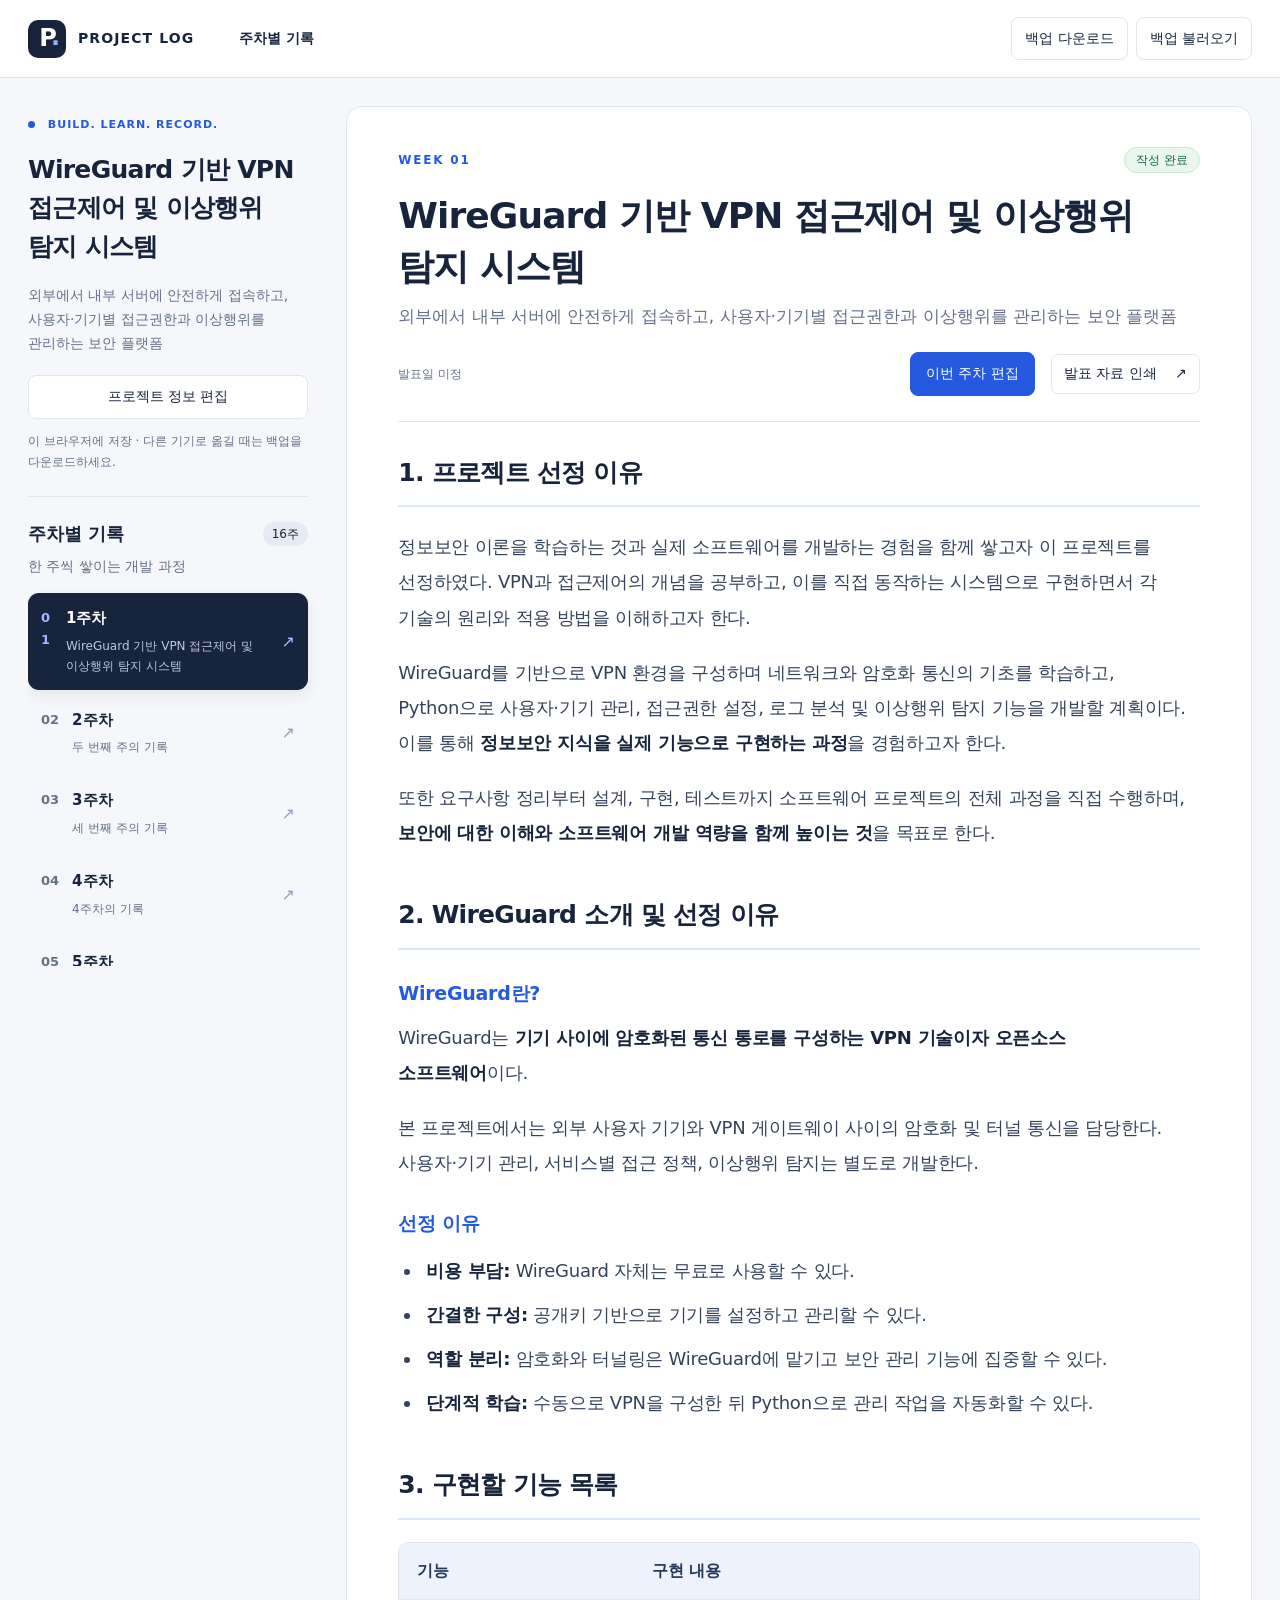
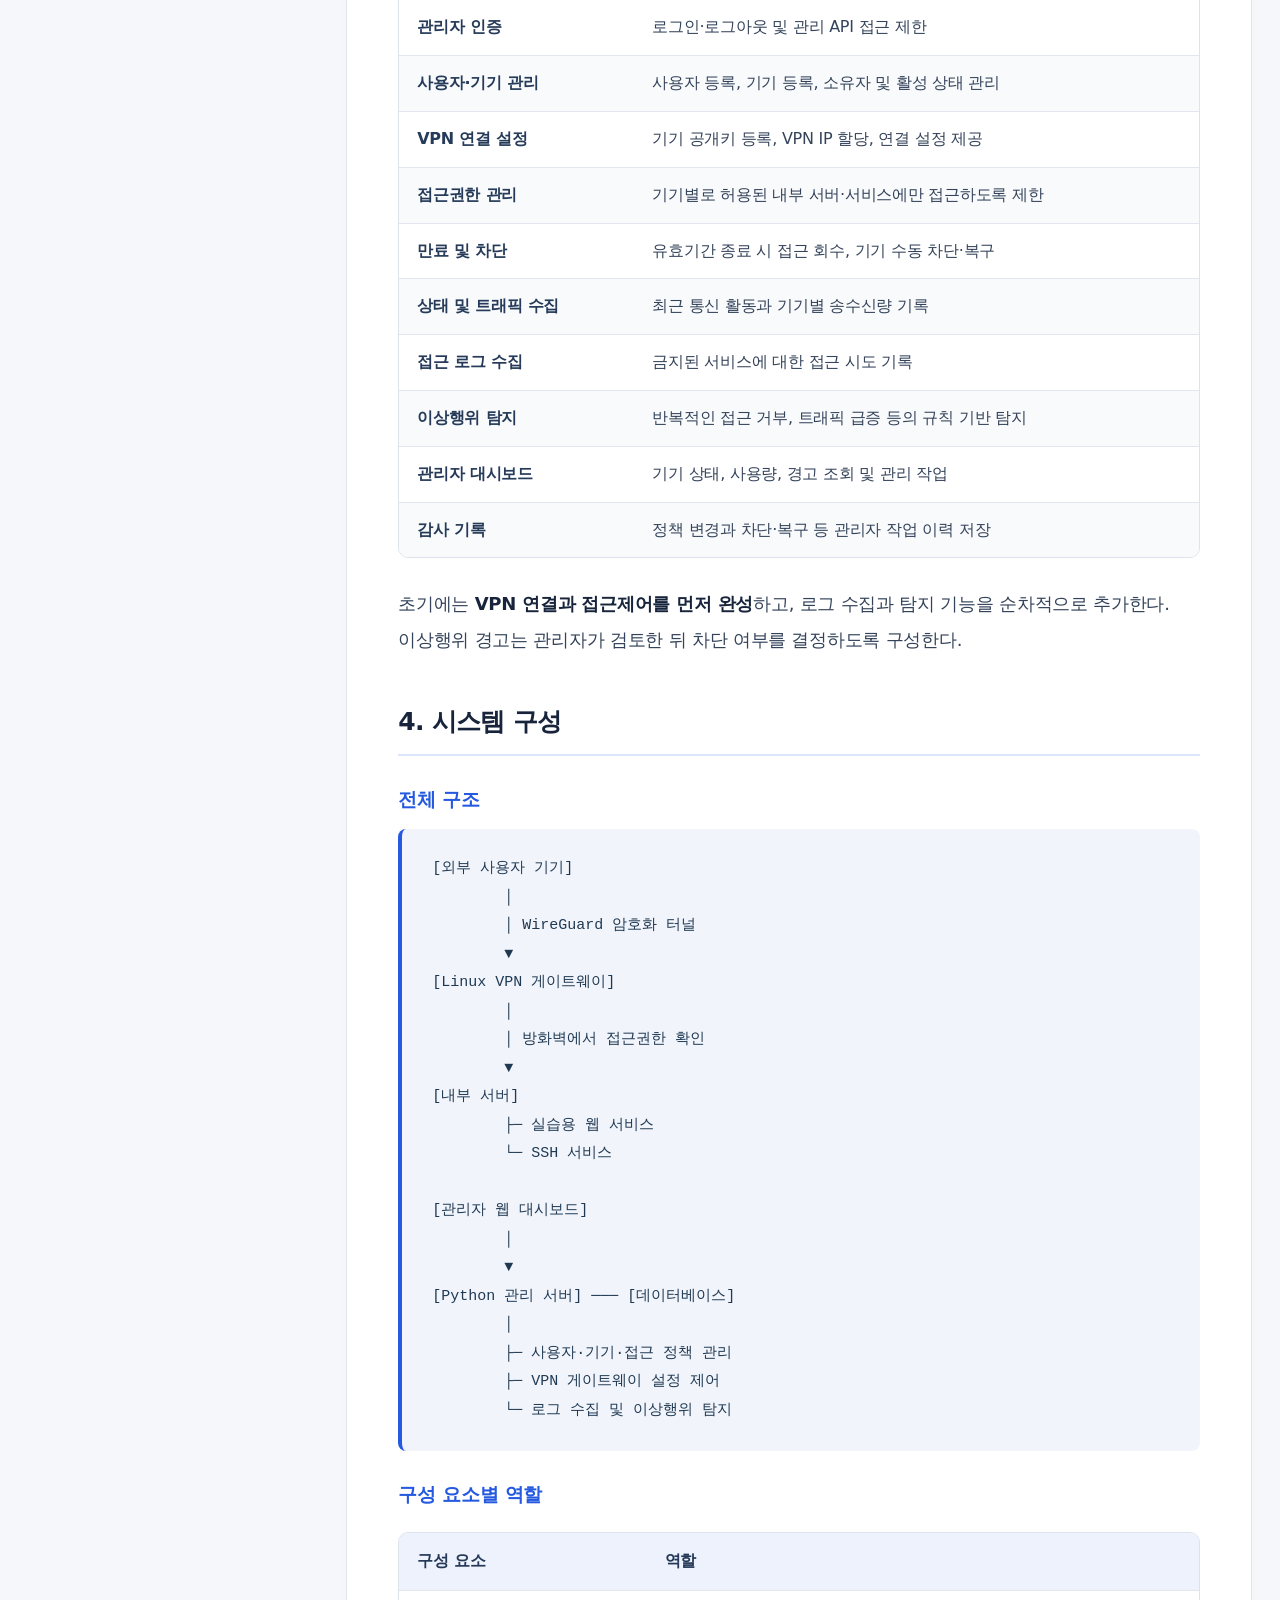
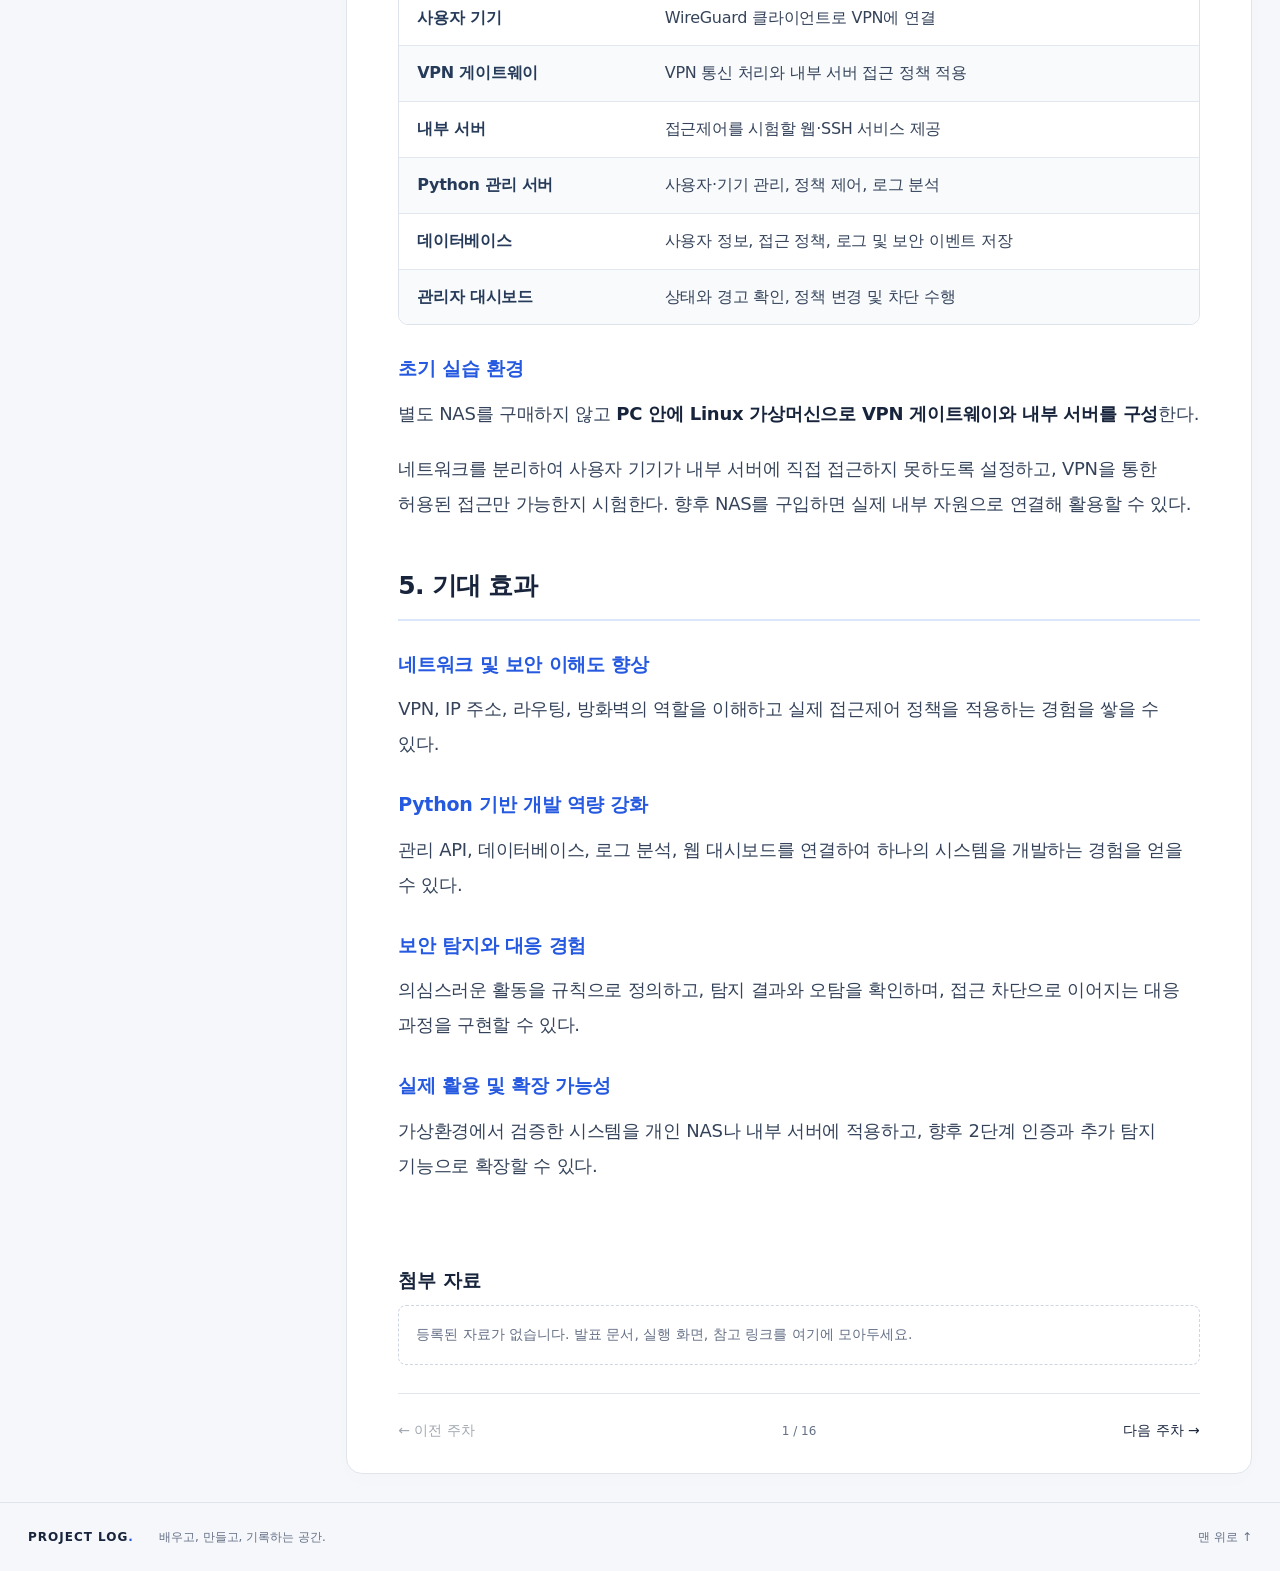
<file: index.html>
<!doctype html>
<html lang="ko">
<head>
  <meta charset="utf-8">
  <meta name="viewport" content="width=device-width, initial-scale=1">
  <meta name="description" content="프로젝트 소개와 주차별 개발 과정을 기록하는 발표 아카이브">
  <title>프로젝트 기록</title>
  <link rel="stylesheet" href="style.css">
  <link rel="stylesheet" href="document.css">
  <script src="data.js" defer></script>
  <script src="script.js" defer></script>
</head>
<body>
  <a class="skip-link" href="#main">본문 바로가기</a>
  <header class="header">
    <a class="brand" href="#"><span class="brand-icon" aria-hidden="true">P<span>.</span></span>PROJECT LOG</a>
    <nav aria-label="주 메뉴"><a href="#weekly">주차별 기록</a></nav>
    <div class="header-actions"><button id="backup" type="button">백업 다운로드</button><button id="restore" type="button">백업 불러오기</button><input id="backup-file" type="file" accept=".json,application/json" hidden></div>
  </header>
  <main id="main">
    <section class="intro" aria-labelledby="project-title">
      <div><p class="eyebrow"><span class="dot"></span> BUILD. LEARN. RECORD.</p>
        <h1 id="project-title"></h1><p class="intro-description" id="project-description"></p>
      </div>
    </section>
    <section class="workspace" id="weekly" aria-labelledby="weekly-title">
      <aside class="archive">
        <div class="archive-heading"><h2 id="weekly-title">주차별 기록</h2><span id="week-count"></span></div>
        <p class="muted archive-description">한 주씩 쌓이는 개발 과정</p>
        <div id="week-list" class="week-list" role="group" aria-label="발표 주차 선택"></div>
        <p class="archive-note">작은 시도도, 해결하지 못한 문제도<br>프로젝트의 기록이 됩니다.</p>
      </aside>
      <article class="report" aria-labelledby="report-title">
        <div class="report-top"><span id="report-week" class="eyebrow"></span><span class="report-state" id="report-state"></span></div>
        <h2 id="report-title"></h2><p id="report-summary" class="report-summary"></p>
        <div class="report-toolbar"><span id="report-date"></span><button type="button" class="edit-primary" id="edit-week">이번 주차 편집</button><button type="button" class="print-button" id="print-button">발표 자료 인쇄 <span aria-hidden="true">↗</span></button></div>
        <div id="report-sections"></div>
        <div class="materials"><h3>첨부 자료</h3><div id="materials"></div></div>
        <div class="report-pagination"><button type="button" id="previous-week">← 이전 주차</button><span id="page-position"></span><button type="button" id="next-week">다음 주차 →</button></div>
      </article>
    </section>
  </main>
  <footer><a class="footer-brand" href="#">PROJECT LOG<span>.</span></a><p>배우고, 만들고, 기록하는 공간.</p><a href="#">맨 위로 ↑</a></footer>
  <noscript>주차별 자료를 표시하려면 브라우저에서 JavaScript를 활성화해 주세요.</noscript>
  <dialog id="editor" aria-labelledby="editor-title">
    <form id="editor-form"><div class="editor-heading"><h2 id="editor-title">내용 편집</h2><button type="button" id="close-editor" aria-label="편집 취소">닫기 ×</button></div>
      <p class="storage-note">저장한 내용은 이 브라우저에 보관됩니다. 다른 기기에서는 백업 파일을 불러와 주세요. 배포된 사이트 전체에는 자동 반영되지 않습니다.</p>
      <div id="editor-fields"></div><p id="editor-error" role="alert"></p>
      <div class="editor-footer"><button type="button" id="cancel-editor">취소</button><button class="edit-primary" type="submit">저장하기</button></div>
    </form>
  </dialog>
  <p id="notice" role="status" class="notice" hidden></p>
</body>
</html>
</file>
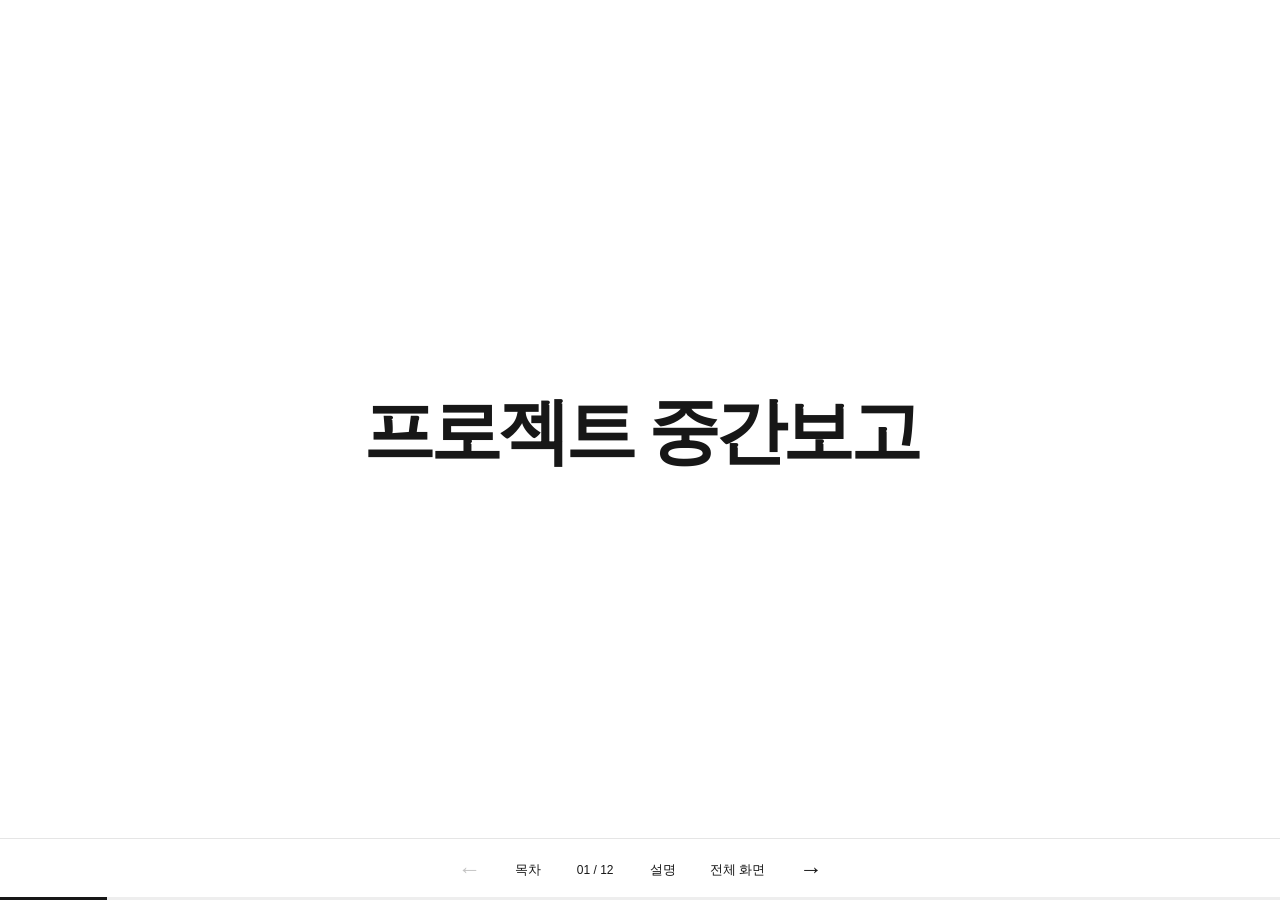
<file: midterm/index.html>
<!doctype html>
<html lang="ko"><head><meta charset="utf-8"><meta name="viewport" content="width=device-width, initial-scale=1"><title>프로젝트 중간보고</title><link rel="stylesheet" href="style.css"></head><body>
<main id="deck">
<section class="slide cover" data-title="프로젝트 중간보고"><h1>프로젝트 중간보고</h1><aside>VPN 접근제어와 로그 관리 시스템의 현재 결과와 최종 목표를 소개합니다.</aside></section>
<section class="slide" data-title="차례"><header><span class="eyebrow">CONTENTS</span><h2>차례</h2></header><ol class="agenda">
<li><button data-go="2"><span>01</span>프로젝트 배경<i>↗</i></button></li>
<li><button data-go="3"><span>02</span>최종 구현 목표<i>↗</i></button></li>
<li><button data-go="4"><span>03</span>시스템 구성과 동작 흐름<i>↗</i></button></li>
<li><button data-go="5"><span>04</span>현재까지 구현한 부분<i>↗</i></button></li>
<li><button data-go="9"><span>05</span>남은 개발 영역과 최종 테스트 방법<i>↗</i></button></li>
</ol><aside>목표와 구조를 먼저 소개한 뒤 기능별 구현 결과와 다음 검증 계획을 설명합니다.</aside></section>
<section class="slide" data-title="프로젝트 배경"><header><span class="eyebrow">01 / BACKGROUND</span><h2>프로젝트 배경</h2></header>
<p class="lead">VPN으로 내부 서비스에 접속하고,<br><strong>접근 권한과 차단 기록을 관리하는 시스템</strong></p>
<div class="three background"><article><span class="step">01</span><h3>통신 보호</h3><p>PC와 Gateway 사이에<br>WireGuard 암호화 터널 구성</p></article><article><span class="step">02</span><h3>접근제어</h3><p>VPN 연결 이후에도<br>허용된 내부 서비스만 이용</p></article><article><span class="step">03</span><h3>기록 관리</h3><p>차단 결과를 수집·저장하고<br>조회와 백업으로 운영</p></article></div>
<p class="takeaway">현재는 개별 기능을 구축·검증하고, 통합 관리 방향을 구체화하고 있습니다.</p><aside>WireGuard가 통신을 보호하고 nftables가 접근을 제어하며 Python과 DB가 결과를 관리합니다. 자동 설치 프로그램은 아직 구현 전입니다.</aside></section>
<section class="slide" data-title="최종 구현 목표"><header><span class="eyebrow">02 / OBJECTIVE</span><h2>최종 구현 목표</h2></header>
<p class="goal-lead">사용자·기기의 접속 정보와 허용 서비스를 등록하고,<br><strong>VPN 접근과 운영 결과를 한곳에서 관리하는 통합 프로그램</strong></p>
<div class="goal-features">
<article><span>01 / IDENTIFY</span><h3>사용자·기기 등록</h3><p>등록 정보에 공개 키와 VPN 주소를 연결하고<br>주소 변경·재할당 이력을 보관</p></article>
<article><span>02 / CONTROL</span><h3>연결·접근 권한</h3><p>VPN 연결 상태를 확인하고 사용자·기기별<br>내부 서버·포트 접근 권한을 적용</p></article>
<article><span>03 / OBSERVE</span><h3>기록·통계 조회</h3><p>차단 로그를 저장·검색하고 출발지·프로토콜·<br>목적지 포트별 현황을 확인</p></article>
<article><span>04 / OPERATE</span><h3>운영·백업 관리</h3><p>정책 변경과 관리자 작업을 기록하고<br>자동 저장·백업 결과와 복원 상태를 관리</p></article>
</div>
<div class="goal-review"><b>확장 기능 검토</b><span>Gateway·내부 서버 설치·설정 자동화</span><span>요청량 기반 탐지·제한</span></div>
<aside>현재는 VPN, 접근 정책, 차단 로그, DB 저장과 기본 백업을 개별 기능으로 구현했습니다. 이 페이지는 완성 목표를 설명합니다. 공개 키는 VPN 상대가 키를 가졌는지 확인하지만 실제 사용자 신원 확인은 별도 등록·인증 절차가 필요합니다. 환경 구성 자동화와 요청량 기반 방어는 적용 범위와 기준을 검토하고 있습니다.</aside></section>
<section class="slide architecture-slide" data-title="시스템 구성과 동작 흐름"><header><span class="eyebrow">03 / TARGET ARCHITECTURE</span><h2>시스템 구성과 동작 흐름</h2><p class="subtitle">최종 목표 구조 · 관리 기능은 개발 예정</p></header>
<div class="management"><b>통합 관리 프로그램</b><span>클라이언트·정책 관리 / 상태·통계·백업 조회</span><small>설치·설정 자동화: 검토 중</small></div><div class="control-link">설정 적용 · 운영 상태 조회<span>↓</span></div>
<div class="network"><div class="node"><small>CLIENT</small><h3>사용자 PC</h3><p>WireGuard 클라이언트</p><code>10.40.0.2</code></div><div class="arrow"><span>암호화 터널</span><b>→</b></div><div class="node gateway"><small>GATEWAY</small><h3>WG-Gateway</h3><p>VPN 복호화 · nftables 정책</p><code>10.40.0.1 / 10.30.0.1</code></div><div class="arrow"><span>허용 요청</span><b>→</b></div><div class="node"><small>INTERNAL</small><h3>내부 서버</h3><p>Nginx 웹 서비스</p><code>10.30.0.10 : 80</code></div></div>
<div class="logging"><b>차단 시 기록</b><span>Gateway의 nftables → rsyslog → Python → SQLite → 통계·백업</span></div>
<div class="gateway-details"><h3>WG-Gateway 안에서는</h3><div class="gateway-steps">
<article><span>01 / VPN 수신</span><p><b>UDP 51820</b>으로 도착한 통신을 WireGuard가 등록된 상대와 확인하고 복호화</p></article>
<article><span>02 / 접근 정책</span><p>nftables가 <b>10.40.0.2 → 10.30.0.10, TCP 80</b>인지 검사해 허용 또는 차단</p></article>
<article><span>03 / 결과 처리</span><p><b>허용:</b> 내부 서버로 전달·응답 반환<br><b>차단:</b> WG-DROP 기록 남김</p></article>
</div><p class="gateway-detail-note">패킷의 통과 여부는 Gateway의 WireGuard·nftables가 결정합니다. Python·SQLite는 남은 로그를 저장하고 조회합니다.</p></div>
<p class="footnote">주소는 현재 실습 예시입니다. 암호화 구간은 PC↔Gateway입니다. 로그 속도 제한으로 모든 차단 패킷이 기록되지는 않습니다.</p>
<aside>윗부분은 개발 예정인 관리 기능이며 일반 사용자 트래픽이 통과하는 장비가 아닙니다. 현재 기반에서는 Windows PC가 Gateway의 UDP 51820으로 암호화된 통신을 보냅니다. WireGuard가 등록된 상대와 통신을 확인한 뒤 복호화하고, nftables가 내부 웹 TCP 80 허용 여부를 판단합니다. 허용된 요청은 내부 서버로 전달되며 응답은 Gateway와 VPN 터널을 거쳐 PC로 돌아옵니다. 차단된 요청은 WG-DROP으로 기록될 수 있고 rsyslog·Python·SQLite가 그 기록을 관리합니다. 로그 속도 제한 때문에 모든 차단 패킷이 남는 것은 아닙니다. Python 프로그램이 각 웹 요청을 실시간으로 승인하는 구조는 아닙니다.</aside></section>
<section class="slide" data-title="개발 진행 현황"><header><span class="eyebrow">04 / IMPLEMENTATION STATUS</span><h2>개발 진행 현황</h2><p class="subtitle">기능별 개발 흐름 · 3~7주차 작업을 기준으로 표시</p></header>
<div class="progress-summary"><div><strong>5 / 7</strong><span>기반 작업 단계 구현</span></div><div class="progress-track" role="img" aria-label="일곱 작업 단계 중 다섯 단계의 기반 기능 구현"><span></span></div><small>작업 단계 기준이며 전체 기능 완성률은 아닙니다.</small></div>
<div class="progress-layout"><ol class="development-path">
<li class="done"><span class="path-node">1</span><div><b>실습 환경·VPN 연결 <small>3~4주차</small></b><p>두 서버와 내부망 구성 · Windows에서 VPN으로 웹 응답 확인</p></div><em>구현</em></li>
<li class="done"><span class="path-node">2</span><div><b>서비스 접근 정책 <small>4주차</small></b><p>내부 웹 TCP 80 허용 · 그 외 전달 요청 차단</p></div><em>구현</em></li>
<li class="done"><span class="path-node">3</span><div><b>차단 로그·Python 처리 <small>5주차</small></b><p>WG-DROP 로그 분리 · 필요한 필드를 JSON으로 변환</p></div><em>구현</em></li>
<li class="done"><span class="path-node">4</span><div><b>DB 저장·통계 <small>6~7주차</small></b><p>SQLite 저장 · 원문 중복 제외 · 프로토콜·포트별 조회</p></div><em>구현</em></li>
<li class="done basic"><span class="path-node">5</span><div><b>주기 저장·백업 <small>6~7주차</small></b><p>자동 저장·수동 백업 검증 · 일일 예약 등록 확인</p></div><em>기본 구현</em></li>
<li class="next"><span class="path-node">6</span><div><b>통합 관리·사용자 등록</b><p>관리 화면 · 공개 키와 VPN 주소 연결 · 정책 변경</p></div><em>예정</em></li>
<li class="next"><span class="path-node">7</span><div><b>운영 보완·최종 검증</b><p>로그 회전·백업 복원·설치 절차 및 부하 시험</p></div><em>예정</em></li>
</ol><div class="progress-evidence"><figure><button class="image-button" data-image="assets/vpn.png" data-caption="WireGuard 설정 및 이전 통신 기록"><img src="assets/vpn.png" alt="Windows WireGuard 활성화와 VPN 주소 10.40.0.2 및 송수신 기록"></button><figcaption><b>VPN 연결</b><span>클라이언트 주소와 이전 통신 기록</span></figcaption></figure><figure><button class="image-button" data-image="assets/web.png" data-caption="Windows에서 내부 웹 서버에 요청한 HTML 응답"><img src="assets/web.png" alt="curl.exe로 10.30.0.10에 요청해 Internal Server HTML을 받은 결과"></button><figcaption><b>내부 웹 응답</b><span>Windows에서 10.30.0.10의 HTML 수신</span></figcaption></figure></div></div>
<aside>1~5단계는 기반 기능을 구현한 단계입니다. 다섯 번째의 일일 백업은 타이머 등록까지 확인했고 실제 예약 실행과 복원은 앞으로 검증해야 합니다. 6~7단계는 통합과 운영 보완이 남았습니다. 자동화와 요청량 기반 방어는 별도 확장 검토 항목입니다. WireGuard 사진의 핸드셰이크는 이전 통신 기록이며 현재 연결을 단독으로 증명하지 않습니다.</aside></section>
<section class="slide" data-title="접근제어와 차단 기록 수집"><header><span class="eyebrow">04 / IMPLEMENTED <em>4~5주차</em></span><h2>접근제어와 차단 기록 수집</h2><p class="subtitle">기본은 차단하고, 정해진 VPN 클라이언트의 내부 웹 접속만 허용</p></header>
<div class="policy-layout"><article><h3>Gateway의 전달 규칙</h3><table class="policy-table"><thead><tr><th>순서</th><th>확인하는 조건</th><th>결과</th></tr></thead><tbody>
<tr><td>기본</td><td>전달되는 패킷 전체</td><td><b>차단</b></td></tr>
<tr><td>1</td><td>이미 허용된 연결의 응답·관련 패킷</td><td><b>허용</b></td></tr>
<tr><td>2</td><td><code>wg0 → ens34</code><br><code>10.40.0.2 → 10.30.0.10</code><br>새 TCP 연결 · 목적지 포트 <code>80</code></td><td><b>허용</b></td></tr>
<tr><td>3</td><td>위 조건에 맞지 않는 전달 요청</td><td><b>차단</b><br>속도 제한 안에서 기록</td></tr>
</tbody></table></article>
<article class="policy-logging"><h3>WG-DROP은 어디서 붙을까?</h3>
<p>허용 규칙 아래의 <code>log prefix "WG-DROP: "</code>이 차단 로그에 이름을 붙입니다. 뒤의 <code>drop</code>은 패킷을 차단합니다.</p>
<p><code>limit rate 5/second burst 10 packets</code>는 기록이 너무 많이 쌓이지 않도록 <b>로그 속도</b>를 조절합니다.</p>
<div class="policy-log-route">WG-DROP 로그 → rsyslog → <code>/var/log/wireguard-access.log</code></div></article></div>
<figure class="rule-figure"><button class="image-button" data-image="assets/nft-forward.png" data-caption="WG-Gateway에서 확인한 nftables forward 체인 전체 규칙"><img src="assets/nft-forward.png" alt="forward 체인의 기본 차단, 기존 연결 허용, 내부 웹 TCP 80 허용, WG-DROP 로그와 차단 규칙"></button><figcaption><b>Gateway에서 확인한 실제 forward 규칙</b><span>마지막 줄: <code>log prefix "WG-DROP: " drop</code> · 클릭하면 원본 확대</span></figcaption></figure>
<p class="footnote">규칙 순서가 중요합니다. 로그 속도 제한을 넘는 패킷도 기본 정책으로 차단되지만 로그는 남지 않을 수 있습니다.</p>
<aside>nftables의 forward 체인에 기본 차단 정책을 두었습니다. 첫 번째 허용 규칙은 이미 허용된 연결의 응답·관련 패킷을 통과시킵니다. 두 번째 허용 규칙은 wg0에서 ens34로 가는 10.40.0.2의 10.30.0.10 TCP 80 새 연결만 통과시킵니다. 나머지는 WG-DROP 표시를 붙여 기록하고 차단하는 규칙을 만납니다. 이때 limit rate 5/second burst 10 packets는 기록 속도를 조절하는 부분이며, 제한 초과 패킷도 기본 drop 정책으로 차단됩니다. counter는 규칙에 맞은 패킷 수를 셉니다. rsyslog가 WG-DROP 기록을 전용 파일로 분리합니다. 아래 사진은 Gateway에서 출력한 실제 forward 체인입니다. 화면의 packets·bytes 숫자는 촬영 당시의 누적값이며 고정 설정값이 아닙니다.</aside></section>
<section class="slide" data-title="로그 분석과 데이터베이스 관리"><header><span class="eyebrow">04 / IMPLEMENTED <em>5~7주차</em></span><h2>로그 분석과 데이터베이스 관리</h2><p class="subtitle">로그의 필드 추출부터 저장·중복 제외·통계 조회까지</p></header>
<div class="process"><span>로그 한 줄</span><b>→</b><span>Python 필드 추출</span><b>→</b><span>SQLite 저장</span><b>→</b><span>통계 조회</span></div>
<div class="two data"><article><h3>원문 해시로 중복 저장 방지</h3><table><thead><tr><th>실행</th><th>새 저장</th><th>중복 제외</th></tr></thead><tbody><tr><td>첫 실행</td><td>24건</td><td>0건</td></tr><tr><td>같은 로그 재실행</td><td>0건</td><td>24건</td></tr></tbody></table><p class="small">동일 원문은 추가하지 않고,<br>새 로그만 DB에 저장합니다.</p></article>
<article><h3>프로토콜·포트별 집계</h3><table><thead><tr><th>프로토콜</th><th>목적지 포트</th><th>기록</th></tr></thead><tbody><tr><td>UDP</td><td>137</td><td>30건</td></tr><tr><td>TCP</td><td>22</td><td>25건</td></tr><tr><td>ICMP</td><td>없음</td><td>5건</td></tr><tr class="total"><td colspan="2">실습 시점 합계</td><td>60건</td></tr></tbody></table></article></div>
<p class="footnote">패킷 원본이 아닌 차단 로그를 저장합니다. 저장 건수는 접속 횟수·전체 차단 패킷 수와 다릅니다.</p>
<aside>5주차의 JSON 출력 기능을 6·7주차에 DB 저장으로 확장했습니다. 원문 SHA-256 해시와 UNIQUE 제약으로 중복을 제외합니다. 원문이 완전히 같은 별도 사건은 한 건으로 합쳐질 수 있습니다. 60건은 실습 당시 통계이며 실시간 데이터가 아닙니다.</aside></section>
<section class="slide" data-title="자동 저장과 백업 운영"><header><span class="eyebrow">04 / IMPLEMENTED <em>6~7주차</em></span><h2>자동 저장과 백업 운영</h2></header>
<div class="two ops"><article><div class="big-stat">약 1분<span>저장 실행 간격</span></div><h3>주기적 저장</h3><p>systemd 타이머가 저장 서비스를 실행<br>전용 계정 <code>wgmonitor</code> 사용</p><div class="mini-flow">timer → service → store_events.py</div></article><article><h3>DB 검사와 백업</h3><p>SQLite 백업 기능으로 사본 생성<br>내부 구조 검사 <code>ok</code> 확인</p><div class="mini-flow">backup_db.py → 백업 DB → 검사·조회</div></article></div>
<div class="verification"><span><b>검증 완료</b> 재부팅 후 자동 저장 재개·기록 유지</span><span><b>등록 확인</b> 일일 백업 타이머의 다음 실행 시각</span></div>
<p class="footnote">일일 예약의 실제 발동 결과는 추가 확인 필요. 현재 백업은 같은 VM 내부에 보관합니다.</p><aside>저장은 작업 후 종료하는 oneshot 서비스입니다. 타이머가 반복 실행하므로 계속 실행 중일 필요는 없습니다. 재부팅 후에도 기존 기록이 유지됐고 저장이 재개됐습니다. 백업 프로그램과 서비스는 성공했지만 일일 예약 발동 성공까지 확인한 것은 아닙니다.</aside></section>
<section class="slide" data-title="남은 개발 영역"><header><span class="eyebrow">05 / NEXT STEPS</span><h2>남은 개발 영역</h2></header>
<div class="two remaining"><article><span class="step">01</span><h3>관리 기능 통합</h3><p>관리 화면 · 클라이언트 등록·해제<br>접근 정책 변경 · 주소 할당 이력</p></article><article><span class="step">02</span><h3>데이터 운영 보완</h3><p>로그 회전 처리 · 백업 보관 기간<br>외부 백업 · 실제 복원 검증</p></article><article><span class="label">확장 검토</span><h3>설치·설정 자동화</h3><p>역할별 설정 적용과 검증<br>실패 원인 안내 · 재개·복구</p></article><article><span class="label">확장 검토</span><h3>요청량 기반 방어</h3><p>요청량의 측정 단위·제한 기준<br>오탐과 정상 사용자 영향</p></article></div>
<p class="takeaway">개별 기능을 통합하고, 자동화와 방어 기능의 적용 범위를 구체화합니다.</p><aside>관리 화면과 주소 할당 이력은 앞으로 개발합니다. 자동화와 요청량 기반 방어는 기술적 타당성과 적용 범위를 검토하고 있습니다. 현재의 로그 속도 제한은 웹 요청량 제한 기능이 아닙니다.</aside></section>
<section class="slide" data-title="최종 테스트 방법"><header><span class="eyebrow">05 / VALIDATION PLAN</span><h2>최종 테스트 방법</h2><p class="subtitle">실제 사용 순서대로 시험하고, 예상한 결과가 나오는지 확인합니다.</p></header>
<ol class="validation-flow">
<li><span class="validation-number">01</span><h3>VPN 접속</h3><p>등록된 PC와 미등록 기기로 각각 연결 시도</p><strong>등록된 PC만 접속</strong></li>
<li><span class="validation-number">02</span><h3>서비스 접근</h3><p>내부 웹 접속 후 SSH·Ping도 시도</p><strong>웹은 허용, 나머지는 차단</strong></li>
<li><span class="validation-number">03</span><h3>기록 확인</h3><p>차단 로그를 DB에 저장하고 다시 처리</p><strong>새 기록만 추가, 중복은 제외</strong></li>
<li><span class="validation-number">04</span><h3>재부팅·복구</h3><p>Gateway를 다시 켜고 백업본도 복원</p><strong>설정과 기록이 유지·복구</strong></li>
<li><span class="validation-number">05</span><h3>관리 기능 <small>구현 후</small></h3><p>클라이언트·권한을 바꾸고 설정 결과 확인</p><strong>변경 내용이 실제로 적용</strong></li>
<li><span class="validation-number">06</span><h3>통제된 부하 <small>격리 VM</small></h3><p>웹 요청을 조금씩 늘려 응답 상태 비교</p><strong>정상 접속 유지·과도한 요청 제한*</strong></li>
</ol>
<p class="validation-note">* 요청량 제한을 도입한 경우에만 제한 효과를 시험합니다. 설치 자동화를 도입하면 새 설치·재실행·실패 후 재개도 확인합니다.</p>
<p class="closing">연결부터 복구까지 확인한 뒤,<br><strong>허용된 사용자의 과도한 요청에도 대응할 수 있는지 검증하겠습니다.</strong></p>
<aside>1. 등록된 WireGuard 클라이언트는 연결되고 미등록 키는 연결되지 않는지 봅니다. 2. 현재 정책에서는 내부 웹 TCP 80만 허용하며 SSH와 ICMP는 차단됩니다. 3. WG-DROP 로그가 SQLite에 저장되고, 같은 원문을 다시 처리해도 중복 저장되지 않는지 봅니다. 로그 속도 제한으로 모든 차단 패킷이 기록되는 것은 아닙니다. 4. 재부팅 후 서비스와 자동 저장이 살아나는지, 백업본을 별도 시험용 DB로 복원해 읽을 수 있는지 봅니다. 실제 일일 예약 백업 실행과 복원은 아직 검증하지 않았습니다. 5. 관리 프로그램을 구현하면 클라이언트 등록·해제와 정책 변경이 실제 설정에 반영되는지 봅니다. 자동 설치 기능을 도입하면 재실행 시 키와 DB 보존, 실패 후 재개를 확인합니다. 6. 소유한 격리 VM에서 요청 속도·실행 시간·중지 조건을 미리 정하고 웹 응답·서버 부하를 비교합니다. 요청량 제한 기능을 도입한 경우에만 제한 시점과 정상 사용자 영향을 측정합니다. 한 PC의 시험은 분산 공격 검증이 아닙니다. 1분 주기 DB 저장 시각을 차단 시각으로 사용하지 않습니다.</aside></section>
<section class="slide cover thanks" data-title="감사합니다"><h1>감사합니다</h1><aside>발표를 마칩니다.</aside></section>
</main>
<nav class="controls" aria-label="발표 조작"><button id="prev" aria-label="이전 페이지">←</button><button id="index" title="목차 · G">목차</button><span id="page" aria-live="polite"></span><button id="notes" title="참고 설명 · N">설명</button><button id="full" title="전체 화면 · F">전체 화면</button><button id="next" aria-label="다음 페이지">→</button></nav><div class="progress" aria-hidden="true"><span id="progress"></span></div>
<dialog id="overview"><header><h2>페이지 선택</h2><button class="close" aria-label="닫기">×</button></header><div id="page-list"></div></dialog>
<dialog id="note-dialog"><header><h2>발표 참고 설명</h2><button class="close" aria-label="닫기">×</button></header><p id="note-content"></p></dialog>
<dialog id="image-dialog"><header><h2 id="image-caption"></h2><button class="close" aria-label="닫기">×</button></header><div class="image-scroll"><img id="zoom-image" alt=""></div><p>원본 크기입니다. 가로로 긴 이미지는 스크롤해 확인하세요.</p></dialog>
<div id="toast" role="status"></div><script src="app.js"></script></body></html>
</file>
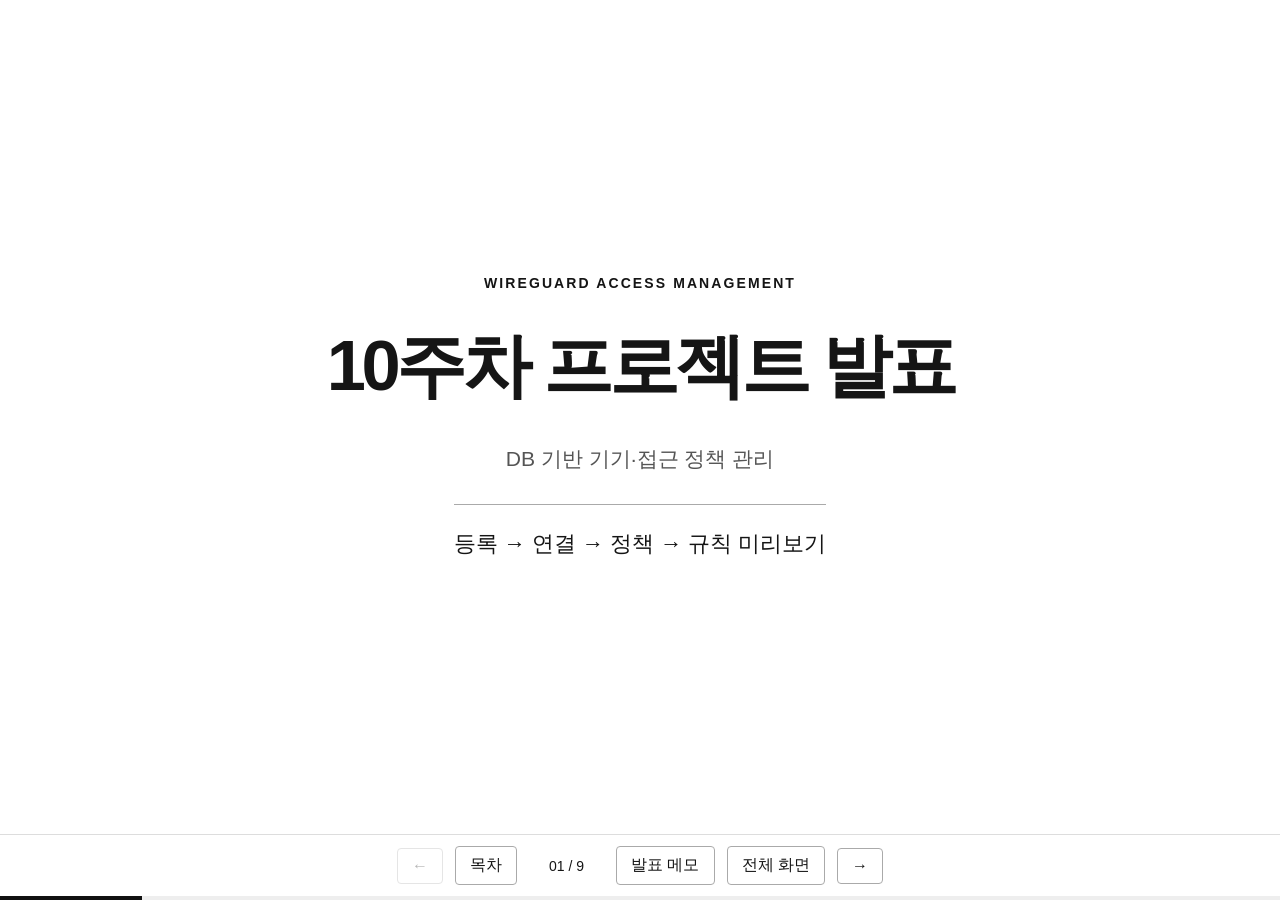
<file: week10/index.html>
<!doctype html><html lang="ko"><head><meta charset="utf-8"><meta name="viewport" content="width=device-width,initial-scale=1"><title>10주차 프로젝트 발표</title><link rel="stylesheet" href="style.css"></head><body><main id="deck"><section class="slide cover" data-title="10주차 프로젝트 발표"><div class="eyebrow">WIREGUARD ACCESS MANAGEMENT</div><h1>10주차 프로젝트 발표</h1><p class="subtitle">DB 기반 기기·접근 정책 관리</p><div class="cover-line">등록 → 연결 → 정책 → 규칙 미리보기</div><aside>이번 10주차에는 VPN 접속 자체를 새로 만드는 대신, 접속 기기와 권한을 프로그램으로 관리하기 위한 기반을 구현했습니다. 기기를 등록하고 공개 키와 VPN 주소를 연결한 뒤, 접근 정책을 방화벽 규칙 문장으로 변환하는 과정까지 설명하겠습니다.</aside></section><section class="slide" data-title="이번 주차의 목표"><header><div class="eyebrow">10주차 / 02</div><h2>이번 주차의 목표</h2></header><p class="lead">주소로 작성하던 접근 조건을<br><strong>등록한 기기 중심으로 관리합니다.</strong></p><div class="two"><article><span class="label">기존 기반</span><h3>VPN · 방화벽 · 로그 DB</h3><p>내부 웹 접근 허용과 차단 로그 저장 환경</p></article><article><span class="label">이번 주차</span><h3>기기와 권한의 연결</h3><p>기기 정보 → 공개 키·VPN 주소 → 허용 서비스</p></article></div><p class="takeaway">관리자 웹 화면에 연결할 DB와 터미널 관리 기능을 구현했습니다.</p><aside>기존에는 특정 VPN 주소에서 내부 웹 서버의 80번 포트로 접근하도록 방화벽에 직접 설정했습니다. 이번에는 그 주소가 어떤 기기에 연결되어 있는지, 그 기기에 어떤 서비스를 허용할 것인지 DB에서 관리하는 것이 목표입니다. 아직 관리자 웹 페이지를 만든 것은 아닙니다. 먼저 화면 뒤에서 사용할 등록과 조회 기능을 터미널 프로그램으로 구현했습니다.</aside></section><section class="slide" data-title="관리 정보를 세 테이블로 분리"><header><div class="eyebrow">10주차 / 03</div><h2>관리 정보를 세 테이블로 분리</h2></header><div class="schema"><article><span class="label">기준 정보</span><h3>devices</h3><p>기기 ID · 이름 · 관리 상태</p><strong>client-001</strong></article><div class="connector">기기 ID로 연결 ↓</div><div class="two"><article><h3>vpn_assignments</h3><p>공개 키 · VPN 주소<br>등록 시각 · 종료 시각</p><strong>10.40.0.2</strong></article><article><h3>access_rules</h3><p>목적지 · 프로토콜 · 포트<br>정책 활성 상태</p><strong>10.30.0.10 / TCP 80</strong></article></div></div><p class="foot">기존 차단 로그 테이블 access_events는 유지했습니다.</p><aside>관리 정보를 한곳에 모두 넣는 대신 역할에 따라 세 테이블로 나눴습니다. devices에는 기기 ID와 이름, 관리 상태를 저장합니다. vpn_assignments에는 해당 기기의 공개 키와 VPN 주소, 연결 등록 시각과 종료 시각을 저장합니다. access_rules에는 허용할 서버와 프로토콜, 포트를 저장합니다. 세 테이블은 기기 ID로 연결됩니다. 기존 차단 로그 테이블은 그대로 유지했기 때문에 이전 로그 저장 기능과 함께 사용할 수 있습니다.</aside></section><section class="slide" data-title="기기 등록과 중복 방지"><header><div class="eyebrow">10주차 / 04</div><h2>기기 등록과 중복 방지</h2></header><div class="two"><article><span class="label">등록한 기기</span><h3>Windows-Lab-PC</h3><p>기기 ID <strong>client-001</strong><br>관리 상태 <strong>active</strong></p></article><article><span class="label">검증 결과</span><h3>재실행해도 한 번만 등록</h3><p>첫 실행: 기기 등록 완료<br>두 번째 실행: 기존 정보 유지</p></article></div><figure><button class="image-button" data-image="assets/register.png" data-caption="기기 등록 및 동일 ID 재등록 테스트"><img src="assets/register.png" alt="기기 등록 및 동일 ID 재등록 테스트"></button><figcaption>기기 등록 및 동일 ID 재등록 테스트 · 클릭하면 확대</figcaption></figure><p class="foot">active는 DB의 관리 상태이며, 실시간 VPN 연결 여부를 뜻하지 않습니다.</p><aside>첫 번째로 Windows 실습 PC를 client-001이라는 기기 ID로 등록했습니다. ID는 관리용 식별자이고, Windows-Lab-PC는 사람이 알아보기 위한 이름입니다. 같은 명령을 다시 실행해 중복 등록이 발생하지 않는지도 확인했습니다. 화면처럼 두 번째 실행에서는 기존 정보를 유지합니다. 여기서 active는 DB에 저장된 관리 상태입니다. 실제 VPN이 현재 연결되어 있다는 의미는 아니며, 통신 여부는 WireGuard에서 별도로 확인합니다.</aside></section><section class="slide" data-title="공개 키와 VPN 주소 연결"><header><div class="eyebrow">10주차 / 05</div><h2>공개 키와 VPN 주소 연결</h2></header><div class="identity"><span>client-001<small>프로그램에서 기기를 구분하는 관리 번호</small></span><b>→</b><span>Windows 공개 키</span><b>→</b><span>10.40.0.2</span></div><div class="two"><article><h3>실제 설정과 확인</h3><p>Gateway에 등록된 peer 공개 키와<br>Windows 인터페이스 공개 키가 일치</p><p>연결 등록 및 동일 정보 중복 방지 확인</p></article><article><h3>현재 연결의 중복 방지</h3><p>기기 · 공개 키 · VPN 주소별<br>종료되지 않은 연결의 중복 제한</p><p>종료 시각이 비어 있으면 현재 연결</p></article></div><p class="takeaway">이력 저장 구조와 최초 등록 완료 · 키 교체·주소 재할당 절차는 이후 구현</p><aside>다음으로 등록한 기기를 실제 WireGuard 통신 상대와 연결했습니다. Gateway에 등록된 공개 키와 Windows 화면의 공개 키가 일치하는지 확인하고, VPN 주소 10.40.0.2와 함께 DB에 저장했습니다. 현재 연결에서는 같은 공개 키나 주소를 중복 등록할 수 없도록 했습니다. 연결 종료 시각도 저장할 수 있도록 설계했지만, 주소 변경과 재할당 기능 자체는 아직 만들지 않았습니다. 공개 키는 키를 가진 VPN 상대를 확인하는 수단이고, 사람의 로그인 인증은 별도 기능입니다.</aside></section><section class="slide" data-title="기기별 접근 정책 통합 조회"><header><div class="eyebrow">10주차 / 06</div><h2>기기별 접근 정책 통합 조회</h2></header><table><thead><tr><th>기기</th><th>출발지 VPN 주소</th><th>목적지</th><th>허용 서비스</th></tr></thead><tbody><tr><td>client-001</td><td>10.40.0.2</td><td>10.30.0.10</td><td>TCP 80</td></tr></tbody></table><p class="subtitle">활성 기기 + 현재 VPN 연결 + 활성 정책을 JOIN으로 조회</p><figure><button class="image-button" data-image="assets/query.png" data-caption="세 테이블을 연결한 접근 정책 조회 결과"><img src="assets/query.png" alt="세 테이블을 연결한 접근 정책 조회 결과"></button><figcaption>세 테이블을 연결한 접근 정책 조회 결과 · 클릭하면 확대</figcaption></figure><p class="foot">DB 정책의 중복 등록 방지와 현재 nftables 허용 조건의 일치도 확인했습니다.</p><aside>접근 정책에는 client-001이 내부 서버 10.30.0.10의 TCP 80번 포트에 접근할 수 있다는 조건을 등록했습니다. 같은 조건을 다시 등록해도 중복되지 않도록 했습니다. 이어서 SQL JOIN으로 기기 정보와 VPN 주소, 접근 정책을 연결해 조회했습니다. 활성 기기이면서 종료되지 않은 VPN 연결과 활성 정책만 조회합니다. 이렇게 얻은 결과가 현재 nftables에 설정된 출발지와 목적지, 포트 조건과 일치하는 것도 확인했습니다.</aside></section><section class="slide" data-title="DB 정책을 방화벽 규칙으로 변환"><header><div class="eyebrow">10주차 / 07</div><h2>DB 정책을 방화벽 규칙으로 변환</h2></header><div class="flow"><span>DB 조회</span><b>→</b><span>주소·프로토콜·포트 검사</span><b>→</b><span>규칙 문장 생성</span></div><pre>iifname "wg0" oifname "ens34"
ip saddr 10.40.0.2 ip daddr 10.30.0.10
tcp dport 80 ct state new counter accept</pre><figure><button class="image-button" data-image="assets/preview.png" data-caption="DB에서 생성한 nftables 규칙 미리보기"><img src="assets/preview.png" alt="DB에서 생성한 nftables 규칙 미리보기"></button><figcaption>DB에서 생성한 nftables 규칙 미리보기 · 클릭하면 확대</figcaption></figure><p class="takeaway">규칙 생성·출력까지 검증했습니다. 실제 방화벽에는 적용하지 않았습니다.</p><aside>조회한 정책을 nftables가 이해하는 규칙 문장으로 바꾸는 프로그램도 만들었습니다. 먼저 IPv4 주소와 프로토콜, 포트 값이 올바른지 검사합니다. 이후 현재 실습 환경의 wg0와 ens34 인터페이스를 포함해 새 연결 허용 규칙을 생성합니다. 출력 결과는 기존 허용 규칙과 같은 조건입니다. 다만 이것은 전체 방화벽 설정이 아니라 허용 규칙 한 부분의 미리보기입니다. 기존 연결 응답 허용과 기본 차단, 로그 규칙은 별도로 필요하며, 아직 실제 적용이나 nft 문법 검사는 진행하지 않았습니다.</aside></section><section class="slide" data-title="완료 범위와 다음 개발"><header><div class="eyebrow">10주차 / 08</div><h2>완료 범위와 다음 개발</h2></header><div class="two"><article><span class="label">이번 주차 완료</span><h3>관리 기능의 기초</h3><ul><li>기기·VPN 연결·정책 등록</li><li>중복 방지 및 통합 조회</li><li>기존 방화벽 조건과 비교</li><li>규칙 변환과 미리보기</li></ul></article><article><span class="label">다음 개발 순서</span><h3>DB 관리 기능 보완</h3><ul><li>기기 정보·상태 변경</li><li>공개 키 교체·VPN 주소 재할당</li><li>접근 정책 수정·비활성화</li><li>할당 이력 조회·작업 이력 기록</li></ul></article></div><p class="takeaway">현재는 기본 등록·조회와 규칙 미리보기까지 완료했습니다.<br>DB 변경을 실제 접근제어에 반영하는 기능은 이후 연결합니다.</p><aside>이번 주차에는 기본 등록과 조회, 규칙 미리보기까지 확인했습니다. 다음에는 남아 있는 DB 관리 기능을 보완하겠습니다. 먼저 기기 이름과 활성·비활성 상태를 변경하는 기능을 만들겠습니다. 이어서 기존 키·주소 할당을 종료하고 공개 키를 교체하거나 VPN 주소를 변경·재할당하는 기능을 구현하겠습니다. 접근 정책 수정과 비활성화 기능을 추가하고, 할당 변경 이력 조회와 관리자 작업 이력 기록도 구현할 예정입니다. 이 작업은 DB 관리 기능이며, 실제 접속 제한을 위해서는 이후 WireGuard와 nftables에 변경 사항을 반영하는 기능을 연결해야 합니다.</aside></section><section class="slide cover" data-title="감사합니다"><h1>감사합니다</h1><aside>이상으로 10주차 프로젝트 발표를 마치겠습니다.</aside></section></main>
<nav class="controls" aria-label="발표 조작"><button id="prev" aria-label="이전 페이지">←</button><button id="index" title="목차 · G">목차</button><span id="page" aria-live="polite"></span><button id="notes" title="참고 설명 · N">발표 메모</button><button id="full" title="전체 화면 · F">전체 화면</button><button id="next" aria-label="다음 페이지">→</button></nav><div class="progress" aria-hidden="true"><span id="progress"></span></div>
<dialog id="overview"><header><h2>페이지 선택</h2><button class="close" aria-label="닫기">×</button></header><div id="page-list"></div></dialog>
<dialog id="note-dialog"><header><h2>발표자 메모 · 약 6분</h2><button class="close" aria-label="닫기">×</button></header><p id="note-content"></p></dialog>
<dialog id="image-dialog"><header><h2 id="image-caption"></h2><button class="close" aria-label="닫기">×</button></header><div class="image-scroll"><img id="zoom-image" alt=""></div><p>원본 크기입니다. 가로로 긴 이미지는 스크롤해 확인하세요.</p></dialog>
<div id="toast" role="status"></div><script src="app.js"></script></body></html>
</file>
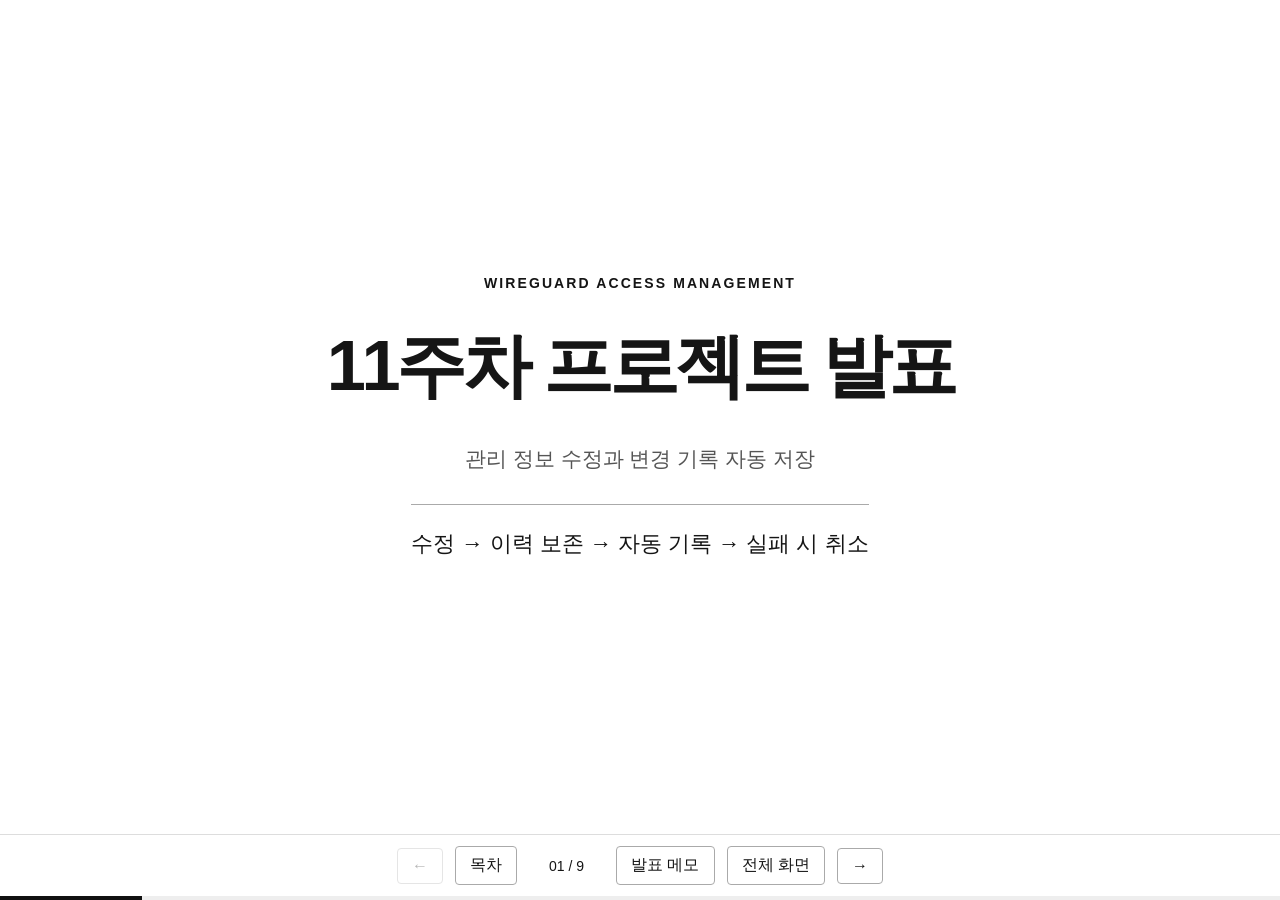
<file: week11/index.html>
<!doctype html><html lang="ko"><head><meta charset="utf-8"><meta name="viewport" content="width=device-width,initial-scale=1"><title>11주차 프로젝트 발표</title><link rel="stylesheet" href="style.css"></head><body><main id="deck"><section class="slide cover" data-title="11주차 프로젝트 발표"><div class="eyebrow">WIREGUARD ACCESS MANAGEMENT</div><h1>11주차 프로젝트 발표</h1><p class="subtitle">관리 정보 수정과 변경 기록 자동 저장</p><div class="cover-line">수정 → 이력 보존 → 자동 기록 → 실패 시 취소</div><aside>이번 11주차에는 지난주에 만든 기기와 접근 정책 관리 기능을 확장했습니다. 기존 정보를 수정하고 변경 내용을 자동으로 기록하며, 기록 저장이 실패할 때 수정 내용도 함께 취소되는지 검증했습니다. 이번 발표에서는 정상 동작과 실패 상황의 처리 과정을 설명하겠습니다.</aside></section><section class="slide" data-title="이번 주차의 목표"><header><div class="eyebrow">11주차 / 02</div><h2>이번 주차의 목표</h2></header><p class="lead">저장한 관리 정보를 수정하고,<br><strong>변경 과정과 결과를 확인합니다.</strong></p><div class="two"><article><span class="label">10주차 기반</span><h3>등록·조회·규칙 미리보기</h3><p>기기 · VPN 할당 · 접근 정책을 연결해 관리</p></article><article><span class="label">11주차 확장</span><h3>수정·기록·오류 처리</h3><p>기존 정보 수정과 변경 전후 기록<br>저장 실패 시 전체 변경 취소</p></article></div><p class="takeaway">이번 작업은 관리 DB와 규칙 생성 단계입니다. 실제 방화벽 자동 적용은 이후 구현합니다.</p><aside>지난주에는 기기를 등록하고 공개 키와 VPN 주소, 접근 정책을 연결해 조회하는 기능을 만들었습니다. 하지만 실제 관리에서는 이름이나 주소가 바뀌거나 특정 접근 권한을 중지해야 할 수 있습니다. 그래서 이번에는 기존 정보의 수정 기능을 추가했습니다. 또한 언제 어떤 내용을 바꿨는지 확인할 수 있도록 변경 기록을 연결하고, 오류가 났을 때 데이터가 중간 상태로 남지 않는지도 시험했습니다. 아직 실제 방화벽 설정을 자동으로 바꾸는 단계는 아닙니다.</aside></section><section class="slide" data-title="기기 정보와 접근 정책 수정"><header><div class="eyebrow">11주차 / 03</div><h2>기기 정보와 접근 정책 수정</h2></header><div class="two"><article><h3>기기 단위 관리</h3><ul><li>기기 이름 수정</li><li>활성·비활성 상태 변경</li><li>비활성 기기의 규칙 생성 제외</li></ul></article><article><h3>서비스 단위 관리</h3><ul><li>개별 정책 활성·비활성 변경</li><li>목적지·프로토콜·포트 수정 코드</li><li>포트 80 → 8080 → 80 시험</li></ul></article></div><div class="two proof-grid"><figure><button class="image-button" data-image="assets/name.png" data-caption="기기 이름 변경과 복원"><img src="assets/name.png" alt="기기 이름 변경과 복원"></button><figcaption>기기 이름 변경·복원 · 클릭하면 확대</figcaption></figure><figure><button class="image-button" data-image="assets/policy.png" data-caption="접근 정책 포트 변경"><img src="assets/policy.png" alt="접근 정책 포트 변경"></button><figcaption>포트 80 → 8080 → 80 변경 · 클릭하면 확대</figcaption></figure></div><p class="foot">목적지·프로토콜 수정은 코드 구현, 포트 변경은 실행 검증까지 완료했습니다.</p><aside>기기 이름을 바꿨다가 원래대로 복원하고, 활성 상태를 바꿨을 때 규칙 생성 대상에서 제외되는지 확인했습니다. 기기 전체를 중지하는 것과 개별 서비스 권한을 중지하는 것도 구분했습니다. 정책에서는 목적지와 프로토콜, 포트를 수정할 수 있도록 만들었고, 실제 시험은 포트를 80에서 8080으로 바꾼 뒤 80으로 복원했습니다. 미리보기 규칙의 포트도 함께 바뀌었습니다. 이때 실제 서버의 포트나 방화벽을 바꾼 것은 아닙니다.</aside></section><section class="slide" data-title="VPN 주소 변경과 이력 보존"><header><div class="eyebrow">11주차 / 04</div><h2>VPN 주소 변경과 이력 보존</h2></header><table><thead><tr><th>할당 순서</th><th>VPN 주소</th><th>처리 결과</th></tr></thead><tbody><tr><td>최초 할당</td><td>10.40.0.2</td><td>종료 시각 기록</td></tr><tr><td>테스트 할당</td><td>10.40.0.3</td><td>종료 시각 기록</td></tr><tr><td>원래 주소 복원</td><td>10.40.0.2</td><td>현재 할당</td></tr></tbody></table><figure class="result-photo" style="max-width:1050px"><button class="image-button crop-view" style="aspect-ratio:613/110" data-image="assets/history.png" data-caption="첫 주소 변경·복원 시험의 할당 이력 3건"><img style="width:100.0%;transform:translateY(-79.40074906367042%)" src="assets/history.png" alt="첫 주소 변경·복원 시험의 할당 이력 3건"></button><figcaption>첫 주소 변경·복원 시험의 할당 이력 3건 · 클릭하면 전체 원본 확대</figcaption></figure><p class="takeaway">이전 할당은 종료 처리하고 새 행을 추가합니다. 마지막 행이 현재 할당입니다.</p><p class="foot">첫 시험 당시 결과입니다. 이후 시험에 따라 이력은 누적됩니다. 실제 VPN 접속·종료 기록이 아닙니다.</p><aside>주소를 바꿀 때는 기존 값을 덮어쓰지 않고 이력을 남기도록 했습니다. 이전 할당에 종료 시각을 넣고 새 할당을 추가합니다. 시험에서는 10.40.0.2를 10.40.0.3으로 변경하고 다시 원래 주소로 복원했습니다. 그 결과 첫 시험에서 세 개의 기록이 남고 마지막 할당만 현재 상태가 됩니다. 종료 시각이 없다는 것은 유효한 DB 할당이라는 의미이지 현재 접속 중이라는 뜻은 아닙니다. 실제 WireGuard 주소는 변경하지 않았고, 이력 보관 기간 제한도 아직 적용하지 않았습니다.</aside></section><section class="slide" data-title="관리 변경 내역 자동 기록"><header><div class="eyebrow">11주차 / 05</div><h2>관리 변경 내역 자동 기록</h2></header><div class="flow"><span>관리 정보 수정</span><b>→</b><span>변경 전후 값 기록</span><b>→</b><span>함께 저장</span></div><table><thead><tr><th>저장 항목</th><th>예시</th></tr></thead><tbody><tr><td>작업·대상</td><td>access_rule.edit / 정책 1번</td></tr><tr><td>변경 전</td><td>destination_port: 80</td></tr><tr><td>변경 후</td><td>destination_port: 8080</td></tr><tr><td>추가 정보</td><td>변경 시각(UTC) · 실행 계정</td></tr></tbody></table><p class="takeaway">공통 함수 record_change()를 네 가지 수정 프로그램에 연결했습니다.</p><p class="foot">실행 계정 wgmonitor는 실제 사람의 관리자 로그인 신원과는 다릅니다.</p><aside>주소 할당 이력만으로는 기기 이름이나 정책 변경을 모두 확인할 수 없어서 management_audit 테이블을 추가했습니다. 공통 함수 record_change가 변경 시각과 작업 종류, 대상, 변경 전후 값을 저장합니다. 예를 들어 포트 수정은 80에서 8080으로 바뀐 내용을 JSON 형태로 남깁니다. 기기 수정, 정책 상태, 정책 조건, VPN 할당 변경의 네 경로에 연결했습니다. 현재 기록하는 계정은 실행 계정 wgmonitor이며, 사람별 관리자 인증은 앞으로 별도로 연결해야 합니다.</aside></section><section class="slide" data-title="잘못된 입력 검증"><header><div class="eyebrow">11주차 / 06</div><h2>잘못된 입력 검증</h2></header><div class="flow"><span>포트 70000 입력</span><b>→</b><span>범위 검사</span><b>→</b><span>입력 거부</span></div><figure><button class="image-button" data-image="assets/invalid.png" data-caption="허용 범위 1~65535를 벗어난 입력 거부"><img src="assets/invalid.png" alt="허용 범위 1~65535를 벗어난 입력 거부"></button><figcaption>허용 범위 1~65535를 벗어난 입력 거부 · 클릭하면 확대</figcaption></figure><div class="two"><article><h3>확인한 결과</h3><ul><li>오류와 올바른 범위 안내</li><li>DB 수정 전에 중단</li><li>성공 변경 기록 추가 없음</li></ul></article><article><h3>다음 페이지의 실패 복구 시험</h3><p>이번: 잘못된 값을 DB 수정 전에 거부<br>다음: 수정 도중 오류가 나면 전체 취소</p></article></div><p class="foot">이번 실행 검증은 포트 범위 오류 사례입니다. 모든 입력 오류를 시험했다는 뜻은 아닙니다.</p><aside>이번에는 잘못된 포트 값을 입력했습니다. 70000은 허용 범위를 벗어나므로 argparse 오류와 사용법이 표시되고 DB에 연결하기 전에 종료됩니다. 따라서 기존 정책과 성공 변경 기록은 그대로입니다. 이것은 DB를 수정한 뒤 되돌리는 롤백 시험과 다릅니다. 다음 페이지에서는 수정 이후 기록 저장이 실패하는 상황을 시험합니다.</aside></section><section class="slide" data-title="저장 실패 시 전체 변경 취소"><header><div class="eyebrow">11주차 / 07</div><h2>저장 실패 시 전체 변경 취소</h2></header><div class="flow"><span>시험용 DB 복사</span><b>→</b><span>기록 저장 오류 유발</span><b>→</b><span>변경 전후 비교</span></div><p class="subtitle">기기 수정 · 정책 상태 · 정책 조건 · VPN 할당 <strong>4개 시험 통과</strong></p><figure><button class="image-button" data-image="assets/rollback.png" data-caption="DB 복사본에서 실시한 롤백 시험 결과"><img src="assets/rollback.png" alt="DB 복사본에서 실시한 롤백 시험 결과"></button><figcaption>DB 복사본에서 실시한 롤백 시험 결과 · 클릭하면 확대</figcaption></figure><p class="takeaway">기록 저장에 실패하면 정보 수정도 함께 취소됩니다.</p><p class="foot">운영 DB는 변경하지 않았습니다. 백업 복원이나 모든 장애 상황을 시험한 것은 아닙니다.</p><aside>정상 처리뿐 아니라 기록 저장이 실패하는 상황도 확인했습니다. 운영 DB를 읽기 전용으로 복사한 뒤, 복사본에 변경 기록을 저장할 때 오류가 발생하도록 장치를 넣었습니다. 실제 수정 프로그램을 복사본 대상으로 실행하고 시험 전후의 테이블 값을 비교했습니다. 기기 수정과 두 가지 정책 변경, VPN 할당 변경 모두 원래 상태로 돌아왔습니다. 특히 VPN 할당은 이전 기록의 종료와 새 기록 추가도 함께 취소됐습니다. 이것은 트랜잭션 롤백 시험이며 정전이나 디스크 손상까지 모두 검증한 것은 아닙니다.</aside></section><section class="slide" data-title="완료 범위와 다음 개발"><header><div class="eyebrow">11주차 / 08</div><h2>완료 범위와 다음 개발</h2></header><div class="two"><article><span class="label">11주차 완료</span><h3>수정과 변경 이력 관리</h3><ul><li>기기·접근 정책 수정</li><li>VPN 할당 변경과 이력 보존</li><li>변경 전후 정보 자동 기록</li><li>기록 저장 실패 시 롤백 검증</li></ul></article><article><span class="label">다음 개발 · 백엔드 우선</span><h3>실제 설정 적용 준비</h3><ul><li>전체 방화벽 설정 생성·검사</li><li>WireGuard·방화벽 적용·복구</li><li>재부팅 유지와 통합 테스트</li><li>이후 관리자 API·화면 연결</li></ul></article></div><p class="takeaway">관리 정보 수정부터 변경 기록과 실패 시 취소까지 검증했습니다.</p><aside>이번 주차에는 관리 정보를 수정하고 변경 전후 내용을 자동 기록하는 흐름을 완성했습니다. 같은 값 재실행과 잘못된 입력을 처리하고, 기록 저장 실패 시 수정도 취소되는 것을 확인했습니다. 다음은 백엔드 우선 순서로 전체 방화벽 설정을 생성하고 검사하는 작업입니다. 실제 적용과 실패 시 복구, 재부팅 유지까지 검증한 뒤 관리자 API와 화면을 연결할 예정입니다. 현재의 DB 변경이 실제 네트워크에 자동 반영되지는 않는다는 점을 구분해서 정리하겠습니다.</aside></section><section class="slide cover" data-title="감사합니다"><h1>감사합니다</h1><aside>이상으로 11주차 프로젝트 발표를 마치겠습니다.</aside></section></main>
<nav class="controls" aria-label="발표 조작"><button id="prev" aria-label="이전 페이지">←</button><button id="index" title="목차 · G">목차</button><span id="page" aria-live="polite"></span><button id="notes" title="참고 설명 · N">발표 메모</button><button id="full" title="전체 화면 · F">전체 화면</button><button id="next" aria-label="다음 페이지">→</button></nav><div class="progress" aria-hidden="true"><span id="progress"></span></div>
<dialog id="overview"><header><h2>페이지 선택</h2><button class="close" aria-label="닫기">×</button></header><div id="page-list"></div></dialog>
<dialog id="note-dialog"><header><h2>발표자 메모</h2><button class="close" aria-label="닫기">×</button></header><p id="note-content"></p></dialog>
<dialog id="image-dialog"><header><h2 id="image-caption"></h2><button class="close" aria-label="닫기">×</button></header><div class="image-scroll"><img id="zoom-image" alt=""></div><p>원본 크기입니다. 가로로 긴 이미지는 스크롤해 확인하세요.</p></dialog>
<div id="toast" role="status"></div><script src="app.js"></script></body></html>
</file>
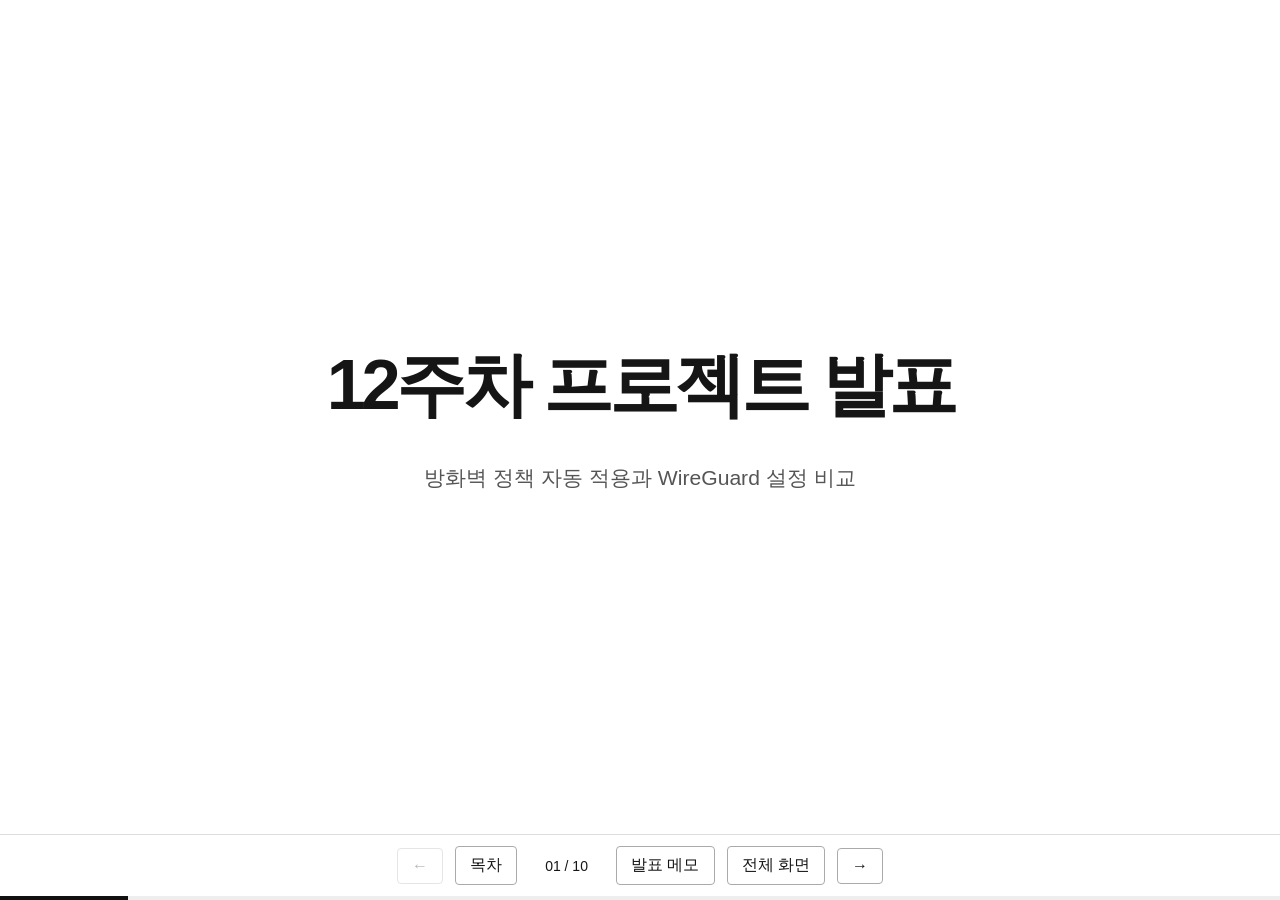
<file: week12/index.html>
<!doctype html><html lang="ko"><head><meta charset="utf-8"><meta name="viewport" content="width=device-width,initial-scale=1"><title>12주차 프로젝트 발표</title><link rel="stylesheet" href="style.css"></head><body><main id="deck"><section class="slide cover" data-title="12주차 프로젝트 발표"><h1>12주차 프로젝트 발표</h1><p class="subtitle">방화벽 정책 자동 적용과 WireGuard 설정 비교</p><aside>안녕하세요. 12주차 프로젝트 발표를 시작하겠습니다. 이번 주에는 DB에 등록한 접근 정책이 실제 VPN 통신에 반영되도록 했습니다. 먼저 방화벽 규칙을 자동으로 적용하고 저장하는 기능을 만들었고, 적용 후 오류가 났을 때 이전 상태로 돌아가는지도 시험했습니다. 이어서 DB의 VPN 주소와 WireGuard 설정을 비교하고, 필요한 변경을 미리 보여주는 기능을 만들었습니다.</aside></section><section class="slide" data-title="이번 주차의 목표"><header><div class="eyebrow">12주차 / 02</div><h2>이번 주차의 목표</h2></header><p class="lead">DB의 접근 정책을 <strong>실제 방화벽에 적용</strong>하고,<br>재부팅 후 유지와 오류 발생 시 복구를 확인합니다.</p><div class="two"><article><span class="label">11주차 기반</span><h3>관리 정보 수정과 변경 기록</h3><p>기기·VPN 주소·접근 정책 수정<br>변경 기록 저장과 DB 오류 시 취소</p></article><article><span class="label">12주차 목표</span><h3>방화벽 적용과 VPN 설정 비교</h3><p>방화벽 규칙 생성·적용·저장과 복구<br>WireGuard 주소 불일치 감지와 변경 미리보기</p></article></div><aside>11주차에는 기기 이름, VPN 주소, 접근 정책을 DB에서 수정하고 변경 이력을 남겼습니다. DB에 변경 기록을 저장하지 못하면 수정도 함께 취소되는지 확인했습니다.

12주차에는 그다음 단계인 시스템 반영을 다뤘습니다. 관리자가 등록한 정책이 Gateway를 지나는 실제 트래픽에 적용되도록 만들고, 재부팅 후에도 적용 상태가 유지되는지 확인했습니다. WireGuard 쪽에서는 DB와 현재 설정의 차이를 확인하는 기능까지 검증했습니다. 구현 결과에 앞서, 이 프로젝트에서 기기를 어떤 기준으로 관리하는지 먼저 설명하겠습니다.</aside></section><section class="slide" data-title="MAC 주소를 쓰지 않는 이유"><div class="eyebrow">12주차 / 03</div><h2>MAC 주소를 쓰지 않는 이유</h2><p class="lead">WireGuard 터널을 통해 PC의 MAC 주소가 전달되지 않습니다.</p><div class="two"><article><h3>MAC 주소</h3><p>같은 네트워크 구간에서 프레임을 전달하는 데 사용합니다. 유선·Wi-Fi 인터페이스마다 다를 수 있습니다.</p></article><article><h3>프로젝트의 관리 기준</h3><p>기기 ID에 공개 키와 VPN 주소를 연결합니다. WireGuard는 키로 상대를 인증하고, 방화벽은 VPN 주소로 접근 정책을 적용합니다.</p></article></div><figure class="wireguard-abstract"><button class="image-button" data-image="assets/wireguard-abstract.png" data-caption="WireGuard 공식 백서 1페이지 초록 · 3계층 동작"><img src="assets/wireguard-abstract.png" alt="WireGuard 공식 백서 1페이지 초록 · 3계층 동작"></button><figcaption>WireGuard 공식 백서 1페이지 초록 · 3계층 동작 · 클릭하면 확대</figcaption></figure><p class="foot"><a href="https://www.wireguard.com/papers/wireguard.pdf#page=1">공식 백서 PDF 1페이지 열기</a></p><div class="ipv4-summary"><h3>3계층에서 확인할 수 있는 정보</h3><p><strong>IPv4 헤더</strong> · 출발지·목적지 IP, 패킷 전체 길이, TTL(남은 경유 한도), 상위 프로토콜 번호(TCP·UDP·ICMP 등)</p><p><strong>실습 로그와 DB</strong> · 차단 기록에서 출발지·목적지 IP, 프로토콜, 길이 등을 저장합니다. TCP·UDP 포트와 TCP 플래그는 4계층 정보입니다.</p><p class="foot"><a href="https://www.rfc-editor.org/rfc/rfc791.html#section-3.1">RFC 791 §3.1 · IPv4 헤더 형식</a></p></div><aside>IPv4 헤더에는 출발지와 목적지 IP 외에도 패킷 전체 길이, TTL, 상위 프로토콜 번호가 있습니다. TTL은 라우터를 거칠 때 줄어드는 값입니다. 이번 실습의 DB는 차단 로그에서 IP, 프로토콜, 길이 등을 추출해 저장합니다. 포트와 TCP 플래그도 기록할 수 있지만 이 값들은 4계층에서 가져옵니다.

MAC 주소는 유선 랜카드나 무선 랜카드처럼 네트워크 인터페이스에 붙는 주소입니다. 같은 네트워크 구간에서 이더넷 프레임을 전달할 때 쓰입니다. 우리 실습에서 Windows가 WireGuard 터널로 내부 웹 서버에 요청을 보내면, Gateway가 복호화해서 처리하는 것은 출발지와 목적지 IP가 들어 있는 IP 패킷입니다. 이 패킷에는 Windows 랜카드의 MAC 주소가 실려 있지 않습니다. 이전 실습의 차단 로그에서 MAC 항목이 비어 있었던 것도 이 구조와 연결됩니다.

우리 프로그램은 DB에서 기기 ID에 WireGuard 공개 키와 VPN 주소를 연결합니다. 예를 들어 client-001은 관리 화면과 DB에서 사용하는 기기 번호입니다. WireGuard는 등록된 공개 키를 기준으로 그에 맞는 개인 키를 가진 상대를 인증합니다. 방화벽은 터널에서 나온 패킷의 VPN 주소와 목적지, 포트를 보고 접근을 허용할지 결정합니다.</aside></section><section class="slide" data-title="랜카드 두 개가 있는 PC"><div class="eyebrow">12주차 / 04</div><h2>랜카드 두 개가 있는 PC</h2><table><thead><tr><th>비교</th><th>유선 연결</th><th>Wi-Fi 연결</th></tr></thead><tbody><tr><td>네트워크 인터페이스</td><td>유선 랜카드</td><td>무선 랜카드</td></tr><tr><td>MAC 주소</td><td>유선의 주소</td><td>무선의 주소</td></tr><tr><td>같은 WireGuard 설정 사용</td><td>같은 공개 키 · 10.40.0.2</td><td>같은 공개 키 · 10.40.0.2</td></tr></tbody></table><p class="takeaway">연결 방식을 바꿔도 같은 터널 설정이면 동일한 등록 기기로 관리합니다.</p><aside>예를 들어 Windows PC 한 대에 유선 랜카드와 Wi-Fi 랜카드가 있다고 가정하겠습니다. 유선으로 접속할 때와 Wi-Fi로 접속할 때 사용하는 인터페이스가 다르고, 각각의 MAC 주소도 다를 수 있습니다. 유선에서 Wi-Fi로 전환하면 Gateway가 보는 접속 출발지 IP나 UDP 포트도 바뀔 수 있습니다.

하지만 Windows에서 같은 lab-Client 터널 설정을 사용하면 공개 키와 터널 안의 주소인 10.40.0.2는 유지됩니다. 따라서 이 프로젝트에서는 유선과 Wi-Fi를 바꿔도 같은 client-001로 관리합니다. 여기까지가 기기 관리 기준이고, 이제 그 기준으로 등록한 정책을 방화벽에 어떻게 적용했는지 보여드리겠습니다.</aside></section><section class="slide" data-title="DB 정책을 방화벽에 적용"><div class="eyebrow">12주차 / 05</div><h2>DB 정책을 방화벽에 적용</h2><div class="flow"><span>DB의 활성 정책 조회</span><b>→</b><span>규칙 파일 생성</span><b>→</b><span>검사 후 적용</span></div><table><thead><tr><th>정책</th><th>허용 규칙 수</th><th>새 웹 연결</th></tr></thead><tbody><tr><td>비활성화</td><td>0개</td><td>시간 초과</td></tr><tr><td>다시 활성화</td><td>1개</td><td>HTML 응답</td></tr></tbody></table><p class="foot">잘못된 설정 파일은 검사에서 거부됐고 기존 웹 접속은 유지됐습니다.</p><div class="two added-results"><figure><button class="image-button" data-image="assets/policy-blocked.png" data-caption="비활성화 후 웹 연결 시간 초과"><img src="assets/policy-blocked.png" alt="비활성화 후 웹 연결 시간 초과"></button><figcaption>비활성화 후 웹 연결 시간 초과 · 클릭하면 확대</figcaption></figure><figure><button class="image-button" data-image="assets/policy-restored.png" data-caption="재활성화 후 내부 웹 HTML 응답"><img src="assets/policy-restored.png" alt="재활성화 후 내부 웹 HTML 응답"></button><figcaption>재활성화 후 내부 웹 HTML 응답 · 클릭하면 확대</figcaption></figure></div><aside>먼저 DB에서 활성 기기의 현재 VPN 주소와 활성 접근 정책을 읽어 nftables 규칙을 생성했습니다. 이번 실습에서는 client-001의 VPN 주소인 10.40.0.2에서 내부 서버 10.30.0.10의 TCP 80번 포트로 가는 새 연결을 허용했습니다. 생성한 규칙 파일은 검사한 다음 Gateway에 적용했습니다.

정책을 끄고 다시 생성했을 때 웹 허용 규칙이 0개가 됐고, 적용 후 Windows에서 새 웹 요청을 보내니 연결 시간이 초과됐습니다. 정책을 다시 켜고 적용하자 허용 규칙이 1개로 돌아왔고 내부 서버의 HTML을 받을 수 있었습니다. 일부러 문법 오류를 넣은 파일도 시험했습니다. 검사에서 걸러졌고 기존 웹 접속은 계속 가능했습니다.</aside></section><section class="slide" data-title="재부팅 후에도 정책 유지"><div class="eyebrow">12주차 / 06</div><h2>재부팅 후에도 정책 유지</h2><div class="flow"><span>현재 규칙 저장</span><b>→</b><span>/etc/nftables.conf</span><b>→</b><span>부팅 시 nftables가 불러옴</span></div><figure><button class="image-button" data-image="assets/saved.png" data-caption="기존 설정 백업과 재부팅용 설정 저장"><img src="assets/saved.png" alt="기존 설정 백업과 재부팅용 설정 저장"></button><figcaption>기존 설정 백업과 재부팅용 설정 저장 · 클릭하면 확대</figcaption></figure><p class="takeaway">Gateway 재부팅 후에도 웹 접속 허용 · SSH 접속 실패를 확인했습니다.</p><p class="takeaway">저장 프로그램은 현재 규칙을 디스크에 기록합니다. 다음 부팅 때 systemd가 nftables 서비스를 시작하면, 서비스가 이 파일을 읽어 커널에 규칙을 다시 적용합니다.</p><aside>재부팅 과정에서는 Python 스크립트를 다시 실행할 필요가 없습니다. 앞서 저장한 설정을 nftables 서비스가 읽습니다.

실행 중인 방화벽 규칙은 커널 메모리에 있습니다. 재부팅 후에도 같은 정책을 쓰려면 디스크에 설정을 남겨야 합니다. 그래서 기존 설정을 백업한 뒤 현재 방화벽 규칙을 재부팅용 파일로 만들고, 검사에 통과하면 /etc/nftables.conf에 저장하도록 했습니다.

Gateway가 켜질 때 systemd가 nftables 서비스를 시작하면 이 파일을 읽어 커널에 규칙을 다시 등록합니다. 실제로 Gateway를 재부팅한 뒤 nftables와 WireGuard가 모두 active인 것을 확인했습니다. Windows에서 내부 웹페이지 HTML을 다시 받았고, 동일 서버의 SSH 포트 연결은 실패했습니다. 방화벽의 기본 전달 정책과 웹 허용 규칙도 재부팅 후에 확인했습니다.</aside></section><section class="slide" data-title="한 명령으로 적용하고 실패 시 복구"><div class="eyebrow">12주차 / 07</div><h2>한 명령으로 적용하고 실패 시 복구</h2><div class="flow"><span>생성</span><b>→</b><span>백업·검사·적용</span><b>→</b><span>재부팅용 저장</span></div><p style="font-size:clamp(16px,1.6vw,22px);margin:12px 0 20px">이전에는 규칙 생성, 백업·검사·적용, 재부팅용 저장을 각각 실행했습니다. 이제는 통합 명령 한 번으로 세 단계가 순서대로 실행됩니다.</p><div class="two"><article><h3>실패 복구 시험</h3><p>웹 허용 규칙을 뺀 설정을 적용하고 저장한 직후 일부러 오류를 냈습니다.</p></article><article><h3>복구 확인</h3><p>현재 방화벽 규칙과 재부팅용 파일을 각각 복구하고, 작업 전 내용과 일치하는지 확인했습니다.</p></article></div><div class="two policy-results"><figure><h3>정상 실행</h3><button class="image-button" data-image="assets/policy-success.png" data-caption="정상 실행"><img src="assets/policy-success.png" alt="정상 실행"></button><figcaption>DB에서 웹 허용 규칙 1개를 생성했습니다. 검사를 통과한 규칙을 방화벽에 적용하고 <code>/etc/nftables.conf</code>에 저장했습니다.</figcaption></figure><figure><h3>복구 시험</h3><button class="image-button" data-image="assets/policy-full-rollback.png" data-caption="복구 시험"><img src="assets/policy-full-rollback.png" alt="복구 시험"></button><figcaption>시험용 오류 발생 후 전체 복구 시험을 통과했습니다.</figcaption></figure></div><p class="foot">복구 후 내부 웹 접속을 확인했고, DB 정책은 별도로 다시 활성화했습니다.</p><aside>처음에는 규칙 생성, 검사와 적용, 재부팅용 저장을 따로 실행했습니다. 이제 wg-update-policy.py를 한 번 실행하면 세 프로그램을 정해진 순서대로 호출합니다. 또 실제 변경 전에 실행 중인 방화벽 규칙과 재부팅용 설정 파일을 각각 백업하도록 했습니다.

복구 시험에서는 웹을 허용하는 규칙을 0개로 만든 뒤 실제 방화벽에 적용하고 파일에도 저장했습니다. 두 상태가 바뀐 직후 시험용 오류를 발생시켰습니다. 프로그램은 실행 중인 규칙과 저장 파일을 각각 백업 상태로 돌리고 내용이 일치하는지 확인했습니다. Windows에서도 웹페이지가 다시 열렸습니다. 시험 중에 꺼 둔 DB 정책은 시험을 마친 뒤 별도로 다시 활성화했습니다.</aside></section><section class="slide" data-title="WireGuard 설정 비교와 변경 미리보기"><div class="eyebrow">12주차 / 08</div><h2>WireGuard 설정 비교와 변경 미리보기</h2><table><thead><tr><th>DB에서 할당한 주소</th><th>실행 중·저장된 주소</th><th>미리보기 결과</th></tr></thead><tbody><tr><td>10.40.0.3/32</td><td>10.40.0.2/32</td><td>.2/32 → .3/32 제안</td></tr><tr><td>10.40.0.2/32로 복원</td><td>10.40.0.2/32</td><td>변경할 항목 없음</td></tr></tbody></table><p class="takeaway">DB와 WireGuard 사이의 차이를 적용 전에 확인할 수 있습니다.</p><figure><button class="image-button" data-image="assets/peer-preview.png" data-caption="DB 주소를 .3으로 바꾼 뒤 두 설정에서 변경 후보 표시"><img src="assets/peer-preview.png" alt="DB 주소를 .3으로 바꾼 뒤 두 설정에서 변경 후보 표시"></button><figcaption>DB 주소를 .3으로 바꾼 뒤 두 설정에서 변경 후보 표시 · 클릭하면 확대</figcaption></figure><aside>마지막으로 DB에 기록한 VPN 주소가 WireGuard의 실제 설정과 일치하는지 확인하는 기능을 만들었습니다. 비교 대상은 DB의 현재 할당, 실행 중인 WireGuard 설정, 그리고 재부팅 때 사용하는 저장된 설정입니다. 처음에는 세 곳에서 같은 공개 키에 10.40.0.2가 연결돼 있었습니다.

시험에서는 DB 주소만 10.40.0.3으로 바꿨습니다. 검사기는 실행 중인 설정과 저장된 설정 모두에서 불일치를 찾았습니다. 미리보기에는 두 곳에서 기존 10.40.0.2/32를 10.40.0.3/32로 바꿀 필요가 있다고 표시됐습니다. DB를 10.40.0.2로 복원하자 두 곳 모두 변경할 항목이 없다고 나왔습니다.</aside></section><section class="slide" data-title="완료 범위와 다음 개발"><div class="eyebrow">12주차 / 09</div><h2>완료 범위와 다음 개발</h2><div class="two"><article><h3>12주차 완료</h3><ul><li>방화벽 규칙 자동 생성·적용·저장</li><li>재부팅 유지와 실패 복구 검증</li><li>WireGuard 설정 비교·변경 미리보기</li></ul></article><article><h3>다음 개발</h3><ul><li>WireGuard 주소 변경 실제 적용·저장</li><li>Windows 클라이언트와 방화벽 주소 맞추기</li><li>웹 접속 및 이전 주소 복원 시험</li></ul></article></div><aside>이번 주에는 DB 접근 정책을 실제 방화벽에 반영하고 재부팅 후 유지되도록 저장했습니다. 정상 적용과 정책 차단, 잘못된 설정의 적용 방지, 저장 직후 오류에 대한 복구까지 실습으로 확인했습니다. WireGuard 쪽은 실제 주소를 바꾸기 전에 차이를 파악할 수 있도록 검사와 미리보기까지 검증했습니다.

다음에는 기존 공개 키를 유지하면서 VPN 주소를 실제로 변경할 예정입니다. Gateway의 WireGuard 설정과 Windows 터널 주소, 방화벽 정책을 같은 주소에 맞춘 뒤 내부 웹 접속을 확인하고, 이전 주소로 복원하는 절차까지 시험하겠습니다.</aside></section><section class="slide cover" data-title="감사합니다"><h1>감사합니다</h1><aside>이상으로 12주차 프로젝트 발표를 마치겠습니다. 들어주셔서 감사합니다.</aside></section></main>
<nav class="controls" aria-label="발표 조작"><button id="prev" aria-label="이전 페이지">←</button><button id="index" title="목차 · G">목차</button><span id="page" aria-live="polite"></span><button id="notes" title="참고 설명 · N">발표 메모</button><button id="full" title="전체 화면 · F">전체 화면</button><button id="next" aria-label="다음 페이지">→</button></nav><div class="progress" aria-hidden="true"><span id="progress"></span></div>
<dialog id="overview"><header><h2>페이지 선택</h2><button class="close" aria-label="닫기">×</button></header><div id="page-list"></div></dialog>
<dialog id="note-dialog"><header><h2>발표자 메모</h2><button class="close" aria-label="닫기">×</button></header><p id="note-content"></p></dialog>
<dialog id="image-dialog"><header><h2 id="image-caption"></h2><button class="close" aria-label="닫기">×</button></header><div class="image-scroll"><img id="zoom-image" alt=""></div><p>원본 크기입니다. 가로로 긴 이미지는 스크롤해 확인하세요.</p></dialog>
<div id="toast" role="status"></div><script src="app.js"></script></body></html>
</file>
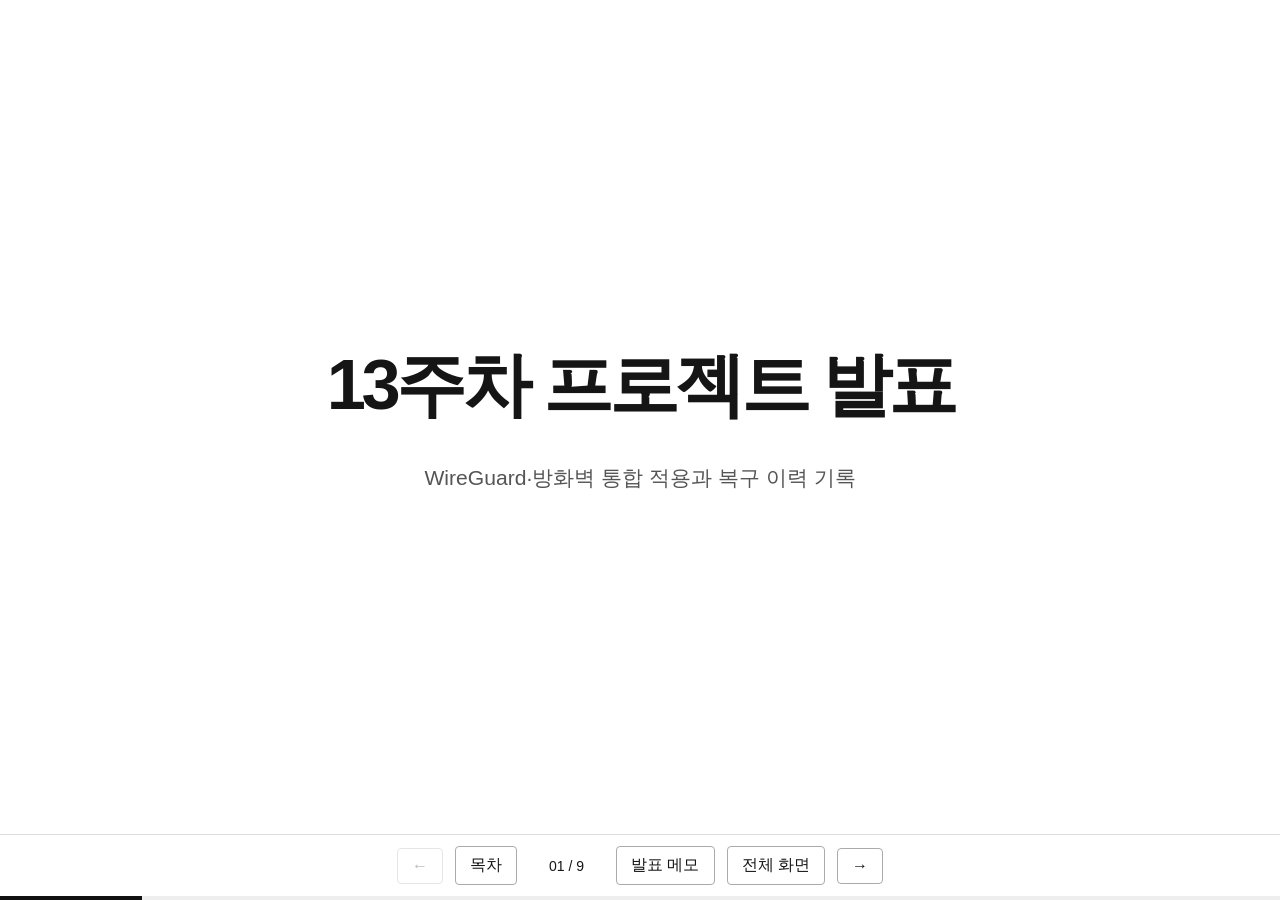
<file: week13/index.html>
<!doctype html><html lang="ko"><head><meta charset="utf-8"><meta name="viewport" content="width=device-width,initial-scale=1"><title>13주차 프로젝트 발표</title><link rel="stylesheet" href="style.css"></head><body><main id="deck"><section class="slide cover" data-title="13주차 프로젝트 발표"><h1>13주차 프로젝트 발표</h1><p class="subtitle">WireGuard·방화벽 통합 적용과 복구 이력 기록</p><aside>안녕하세요. 13주차 프로젝트 발표를 시작하겠습니다. 지난주에는 DB와 WireGuard 설정의 차이를 비교하고 변경 후보를 확인했습니다. 이번에는 실제 VPN 주소 변경을 수행하고, WireGuard와 방화벽을 한 번에 적용하는 프로그램을 만들었습니다. 또한 적용 후 오류가 발생했을 때 이전 상태로 복구하고, 그 결과를 DB 이력으로 남기는 기능까지 확인했습니다.</aside></section><section class="slide" data-title="이번 주차의 목표"><div class="eyebrow">13주차 / 02</div><h2>이번 주차의 목표</h2><p class="lead">VPN 주소 변경을 실제 통신에 반영하고,<br>통합 적용·실패 복구·결과 기록을 검증합니다.</p><div class="two"><article><h3>12주차 기반</h3><p>방화벽 정책 적용·저장·복구<br>WireGuard 설정 비교와 변경 미리보기</p></article><article><h3>13주차 목표</h3><p>WireGuard와 방화벽의 통합 적용<br>공동 복구·재부팅 검증·적용 이력 기록</p></article></div><aside>지난주에는 방화벽을 적용하는 기능과 WireGuard 설정을 비교하는 기능이 각각 있었습니다. 이번 목표는 DB에 등록한 VPN 주소를 서버의 실제 설정에 반영하는 것입니다. WireGuard만 주소를 바꾸면 방화벽이 예전 주소를 허용할 수 있기 때문에 두 설정을 함께 맞춰야 합니다. 정상 적용뿐 아니라 중간 오류가 발생했을 때 함께 돌아오는지, 재부팅해도 유지되는지, 작업 결과가 기록되는지까지 확인했습니다.</aside></section><section class="slide" data-title="VPN 주소 실제 변경"><div class="eyebrow">13주차 / 03</div><h2>VPN 주소 실제 변경</h2><div class="flow"><span>DB 목표 주소 변경</span><b>→</b><span>서버·클라이언트 반영</span><b>→</b><span>실제 웹 접속 확인</span></div><div class="two"><figure><button class="image-button" data-image="assets/address-match.png" data-caption="DB·실행 중·저장된 주소가 .3으로 일치"><img src="assets/address-match.png" alt="DB·실행 중·저장된 주소가 .3으로 일치"></button><figcaption>DB·실행 중·저장된 주소가 .3으로 일치 · 클릭하면 확대</figcaption></figure><figure><button class="image-button" data-image="assets/address-web.png" data-caption="출발지 .3에서 내부 웹 접속 성공"><img src="assets/address-web.png" alt="출발지 .3에서 내부 웹 접속 성공"></button><figcaption>출발지 .3에서 내부 웹 접속 성공 · 클릭하면 확대</figcaption></figure></div><aside>처음에는 기존 10.40.0.2 주소를 10.40.0.3으로 수동 변경했습니다. DB의 할당 주소, 서버의 Peer AllowedIPs, Windows 터널의 Address를 맞췄습니다. 서버 자신의 주소 10.40.0.1은 변경하지 않았습니다. 방화벽도 새 출발지 주소를 허용하도록 적용했습니다. 왼쪽은 DB와 서버 설정이 일치하는 결과이고, 오른쪽은 실제 접속의 출발지 주소가 .3이며 TCP 80 연결에 성공한 결과입니다. 설정 비교와 실제 통신을 함께 검증했습니다.</aside></section><section class="slide" data-title="WireGuard 주소 적용 자동화"><div class="eyebrow">13주차 / 04</div><h2>WireGuard 주소 적용 자동화</h2><p class="wg4-intro">DB의 목표 주소를 서버 WG의 <strong>실행 중 설정과 저장 파일에 함께 반영</strong>합니다.</p><div class="two wg4-content"><article><h3>자동으로 처리하는 작업</h3><p>① 기존 실행 주소와 설정 파일 백업<br>② Peer 주소와 wg0.conf 변경<br>③ DB·실행 중·저장된 주소 일치 확인</p><h3>두 설정을 함께 바꾸는 이유</h3><p>실행 중 설정은 현재 통신에 사용하고,<br>저장 파일은 WG 재시작 시 불러옵니다.</p><p class="foot">대상: 기존 Peer 1개<br>DB·방화벽·Windows 주소 변경은 별도 수행</p></article><div><figure><button class="image-button" data-image="assets/peer-rollback.png" data-caption="주소 적용·검증 후 시험 오류 발생과 복구"><img src="assets/peer-rollback.png" alt="주소 적용·검증 후 시험 오류 발생과 복구"></button><figcaption>주소 적용·검증 후 시험 오류 발생과 복구 · 클릭하면 확대</figcaption></figure><h3>사진: 의도적인 오류 후 복구 시험</h3><p>.3 → .4 적용·검증 → 시험용 오류 발생<br><strong>실행 주소와 저장 파일을 이전 .3으로 복구</strong></p><p class="foot">DB 목표 주소는 자동 복구하지 않아 별도로 되돌렸습니다.</p></div></div><aside>이 페이지는 DB에 지정한 목표 주소를 서버 WG에 자동 반영하는 프로그램입니다. 실행 중인 WG는 지금 통신에 사용하는 설정이며, 저장 파일은 WG를 다시 시작할 때 읽는 설정입니다. 둘을 함께 바꿔야 재시작 후에도 변경이 유지됩니다. 프로그램은 현재 상태를 백업하고, DB의 목표 주소를 실행 중인 Peer AllowedIPs와 wg0.conf에 반영한 뒤 일치 여부를 검사합니다. 사진은 .3에서 .4로 실제 변경하고 검증한 직후 시험 옵션에 따라 일부러 오류를 발생시킨 결과입니다. 시험 지점 도달은 변경과 검증을 마쳤다는 뜻이며, 그 뒤 실행 주소와 저장 파일을 백업 기준인 .3으로 복구했습니다. DB는 자동 복구하지 않아 별도로 .3으로 되돌렸습니다. Windows 클라이언트 주소와 방화벽은 이 프로그램의 변경 대상이 아닙니다. 현재 구현은 기존 Peer 1개를 대상으로 합니다.</aside></section><section class="slide" data-title="WireGuard·방화벽 통합 적용"><div class="eyebrow">13주차 / 05</div><h2>WireGuard·방화벽 통합 적용</h2><div class="flow"><span>전체 백업</span><b>→</b><span>WireGuard 주소 적용</span><b>→</b><span>방화벽 적용·저장</span></div><div class="two"><article><h3>한 명령으로 서버 설정 반영</h3><p>wg-update-network.py --apply<br>규칙 생성·주소 반영·방화벽 검사·적용·저장</p></article><article><h3>작업 범위</h3><p>DB는 관리자가 목표 주소를 지정<br>Windows 터널 주소는 별도로 수정</p></article></div><p class="foot">방화벽 단계에서 실패해도 앞서 변경한 WireGuard까지 복구하도록 구성했습니다.</p><figure><button class="image-button" data-image="assets/network-preview.png" data-caption="통합 프로그램의 실제 미리보기: 적용 순서와 실패 시 복구 범위 확인"><img src="assets/network-preview.png" alt="통합 프로그램의 실제 미리보기: 적용 순서와 실패 시 복구 범위 확인"></button><figcaption>통합 프로그램의 실제 미리보기: 적용 순서와 실패 시 복구 범위 확인 · 클릭하면 확대</figcaption></figure><aside>두 명령을 단순히 연속 실행하면 두 번째 명령이 실패했을 때 첫 번째 변경이 남을 수 있습니다. 그래서 전체 작업 이전 상태를 별도로 백업하는 통합 프로그램을 만들었습니다. 실제 실행 순서는 사전 확인, 공통 백업, DB 기반 방화벽 후보 생성, WireGuard 적용, 방화벽 적용, 재부팅용 저장, 최종 WireGuard 비교와 방화벽 파일 문법 검사입니다. 기존 프로그램의 함수를 재사용하고 기존 Peer 적용 잠금과 방화벽 통합 잠금을 잡습니다. 다만 DB 수정과 개별 명령 전체를 완전히 하나의 잠금으로 통합한 것은 아니므로 이번 시험은 다른 변경을 동시에 수행하지 않는 조건에서 진행했습니다.</aside></section><section class="slide" data-title="정상 적용과 통합 복구 시험"><div class="eyebrow">13주차 / 06</div><h2>정상 적용과 통합 복구 시험</h2><p class="comparison-intro">정상 실행은 변경한 설정을 유지합니다. 복구 시험은 적용·저장까지 마친 뒤 일부러 오류를 내서 작업 전 상태로 되돌립니다.</p><div class="two comparison-results"><figure><h3>정상 적용 성공</h3><p class="result-summary">.4 → .5 변경 → 방화벽 적용·저장<br><strong>최종 상태: .5 유지</strong></p><button class="image-button" data-image="assets/network-success.png" data-caption="정상 적용: .4 → .5 변경과 방화벽 저장 완료"><img src="assets/network-success.png" alt="정상 적용: .4 → .5 변경과 방화벽 저장 완료"></button><figcaption>정상 적용: .4 → .5 변경과 방화벽 저장 완료 · 클릭하면 확대</figcaption></figure><figure><h3>의도적인 오류 후 복구 성공</h3><p class="result-summary">.5 적용·저장 → 시험 오류 → 네 항목 복구<br><strong>최종 상태: 이전 .4로 복원</strong></p><button class="image-button" data-image="assets/network-rollback.png" data-caption="복구 시험: .5 적용·저장 후 오류를 내고 .4로 복원"><img src="assets/network-rollback.png" alt="복구 시험: .5 적용·저장 후 오류를 내고 .4로 복원"></button><figcaption>복구 시험: .5 적용·저장 후 오류를 내고 .4로 복원 · 클릭하면 확대</figcaption></figure></div><p class="foot">오른쪽 복구 시험을 먼저 수행한 뒤 왼쪽 정상 적용을 진행했습니다. DB는 별도 명령으로 복원했고, 규칙 수가 아닌 시험 옵션의 의도적인 오류로 복구를 실행했습니다.</p><aside>오른쪽은 통합 복구 시험입니다. DB 목표 주소를 .5로 지정하고 WireGuard와 방화벽을 실제로 적용하고 저장했습니다. 이후 test-after-save 옵션에 따라 의도적으로 예외를 발생시켰습니다. 복구 대상 네 항목이 각각 작업 전과 일치하는지 확인했고 웹 접속도 다시 성공했습니다. DB는 프로그램이 자동으로 복원하지 않으므로 별도 명령으로 .4로 되돌렸습니다. 이 시험 이후 왼쪽처럼 시험 옵션 없이 .4에서 .5로 정상 적용했습니다. Windows 주소도 .5로 맞춘 뒤 웹 접속을 확인했습니다. 규칙이 없어서 실패한 것이 아니라, 저장이 끝난 뒤 코드가 의도적으로 오류를 발생시킨 시험입니다.</aside></section><section class="slide" data-title="DB 변경 이력과 실제 적용 이력"><div class="eyebrow">13주차 / 07</div><h2>DB 변경 이력과 실제 적용 이력</h2><div class="two"><article><h3>기존 management_audit</h3><p>DB에서 무엇을 바꿨는지 기록<br>예: VPN 할당 .5 → .6</p></article><article><h3>새 network_apply_runs</h3><p>실제 서버 적용이 어떻게 끝났는지 기록<br>예: 정상 완료 또는 오류 후 복구</p></article></div><table><thead><tr><th>기록 항목</th><th>저장 내용</th></tr></thead><tbody><tr><td>작업 식별·시간</td><td>run_id, 시작·종료 시간, 요청 계정</td></tr><tr><td>대상·진행</td><td>기기, 변경 전·목표 주소, 진행·실패 단계</td></tr><tr><td>결과·복구</td><td>성공 여부, 오류 내용, 백업 위치, 종료 코드</td></tr></tbody></table><aside>DB 주소 변경이 성공해도 실제 서버 적용은 실패할 수 있습니다. 그래서 기존 management_audit와 별도로 network_apply_runs 테이블을 만들었습니다. 스키마 변경 전 SQLite 백업과 무결성 검사를 수행했습니다. wg-apply-history.py가 wgmonitor 계정으로 DB에 시작, 진행, 종료 정보를 저장하고 통합 프로그램이 이를 호출합니다. run_id는 작업마다 생성되는 UUID 식별 번호로 인증 비밀값은 아닙니다. 미리보기는 이력을 생성하지 않고 실제 적용부터 기록합니다. 작업 시작 기록에 실패하면 적용을 시작하지 않도록 했습니다.</aside></section><section class="slide" data-title="완료 범위와 다음 개발"><div class="eyebrow">13주차 / 08</div><h2>완료 범위와 다음 개발</h2><div class="two"><article><h3>이번 파트 완료</h3><p>실제 VPN 주소 변경과 적용 자동화<br>WireGuard·방화벽 통합 적용·복구<br>재부팅 검증과 적용 이력 기록</p></article><article><h3>다음 파트</h3><p>DB·실행 중·저장된 설정 상태 조회<br>최근 적용 결과와 미완료 기록 표시</p></article></div><p class="takeaway">현재 상태: client-001 · VPN 10.40.0.5 · 내부 웹 허용 · SSH 차단</p><p class="foot">실제 오류·복구 실패·이력 저장 실패 검증, 여러 기기 지원과 관리자 API는 후속 작업입니다.</p><aside>이번 파트에서는 통합 적용과 의도적인 오류 후 복구, 재부팅 유지와 접근 제어를 확인했습니다. 적용 이력 기능은 기본 구현을 완료했고 정상 적용과 시험 복구 경로의 기록을 검증했습니다. 실제 오류나 복구 실패, 이력 저장 실패 경로는 추가 시험이 남아 있습니다. 다음 단계는 DB의 목표 설정과 실행 상태, 저장 파일, 최근 이력을 한 번에 조회하는 기능입니다. running 기록도 프로세스가 계속 실행 중이라는 보장은 없으므로 중단된 작업 가능성을 구분해야 합니다. 이후 오류와 동시 실행 처리, 기기 관리와 여러 Peer 지원, 인증이 있는 관리자 API를 준비하고 관리자 화면으로 이어갈 예정입니다.</aside></section><section class="slide cover" data-title="감사합니다"><h1>감사합니다</h1><aside>이상으로 13주차 프로젝트 발표를 마치겠습니다. 감사합니다.</aside></section></main><nav class="controls" aria-label="발표 조작"><button id="prev" aria-label="이전 페이지">←</button><button id="index" title="목차 · G">목차</button><span id="page" aria-live="polite"></span><button id="notes" title="참고 설명 · N">발표 메모</button><button id="full" title="전체 화면 · F">전체 화면</button><button id="next" aria-label="다음 페이지">→</button></nav><div class="progress" aria-hidden="true"><span id="progress"></span></div>
<dialog id="overview"><header><h2>페이지 선택</h2><button class="close" aria-label="닫기">×</button></header><div id="page-list"></div></dialog>
<dialog id="note-dialog"><header><h2>발표자 메모</h2><button class="close" aria-label="닫기">×</button></header><p id="note-content"></p></dialog>
<dialog id="image-dialog"><header><h2 id="image-caption"></h2><button class="close" aria-label="닫기">×</button></header><div class="image-scroll"><img id="zoom-image" alt=""></div><p>원본 크기입니다. 가로로 긴 이미지는 스크롤해 확인하세요.</p></dialog>
<div id="toast" role="status"></div><script src="app.js"></script></body></html>
</file>
<file: style.css>
@charset "UTF-8";
:root{color-scheme:light;--bg:#f5f7fa;--paper:#fff;--ink:#17243b;--muted:#657087;--line:#e0e5ec;--blue:#2459e0;--pale:#ecf2ff;--radius:16px}
*{box-sizing:border-box}html{scroll-behavior:smooth;scroll-padding-top:30px}body{margin:0;background:var(--bg);color:var(--ink);font-family:"Pretendard","Noto Sans KR","Malgun Gothic",system-ui,sans-serif;font-size:16px;line-height:1.7;word-break:keep-all;overflow-wrap:anywhere}button,a{-webkit-tap-highlight-color:transparent}button{font:inherit}a{color:inherit;text-decoration:none}button{cursor:pointer}a:focus-visible,button:focus-visible{outline:3px solid var(--blue);outline-offset:5px}button:disabled{opacity:.4;cursor:default}.header{max-width:1360px;margin:auto;min-height:100px;display:flex;align-items:center;gap:45px;padding:20px 48px;border-bottom:1px solid var(--line)}.brand{display:flex;align-items:center;gap:12px;font-weight:800;font-size:14px;letter-spacing:1.1px}.brand-icon{font-size:24px;letter-spacing:-2px;display:grid;place-content:center;position:relative;width:38px;height:38px;background:var(--ink);color:white;border-radius:10px}.brand-icon span{position:absolute;right:8px;bottom:0;color:#91b0ff}.header nav{display:flex;gap:28px;font-size:14px;font-weight:600}.header nav a:hover,footer a:hover{color:var(--blue)}.header-label{margin-left:auto;color:var(--muted);font-size:12px;letter-spacing:1.8px}main{max-width:1264px;margin:auto;padding:0 48px}.intro{padding:62px 0 50px;display:grid;grid-template-columns:minmax(0,1fr) 235px;gap:65px;align-items:center}.eyebrow{font-size:12px;font-weight:750;letter-spacing:1.8px;color:var(--blue);margin:0 0 16px}.dot{display:inline-block;width:7px;height:7px;border-radius:50%;background:var(--blue);margin-right:8px}h1{font-size:clamp(28px,3vw,42px);line-height:1.35;letter-spacing:-1.7px;margin:0 0 17px;font-weight:800}.intro-description{color:var(--muted);margin:0;max-width:630px}.project-meta{border-left:1px solid #d5dce6;padding-left:28px;font-size:14px}.project-meta div{display:flex;justify-content:space-between;gap:18px;padding:5px 0}.project-meta span{color:var(--muted);flex-shrink:0}.project-meta strong{font-weight:600;text-align:right}.project-meta div:last-child strong{color:var(--blue)}.workspace{display:grid;grid-template-columns:260px minmax(0,1fr);gap:32px;align-items:start}.archive{padding-top:16px}.archive-heading{display:flex;align-items:center;justify-content:space-between}.archive h2{font-size:18px;margin:0}.archive-heading>span{font-size:12px;background:#e5eaf3;padding:2px 9px;border-radius:20px}.muted{color:var(--muted)}.archive-description{font-size:14px;margin:5px 0 24px}.week-list{display:grid;gap:10px}.week-button{width:100%;display:flex;align-items:center;text-align:left;gap:13px;background:transparent;border:1px solid transparent;border-radius:11px;padding:18px 15px;color:var(--ink)}.week-button:hover{background:#e9edf5}.week-button.active{background:var(--ink);color:white;box-shadow:0 6px 15px #17243b12}.week-number{font-size:13px;color:var(--muted);font-weight:650;align-self:flex-start;margin-top:1px}.active .week-number{color:#9eb8ff}.week-info{display:grid;gap:4px;min-width:0}.week-info strong{font-size:15px}.week-info>span{font-size:12px;color:var(--muted)}.active .week-info>span{color:#bec9dd}.week-arrow{margin-left:auto;color:#94a1b8}.active .week-arrow{color:#a8c1ff}.archive-note{font-size:12px;color:var(--muted);border-top:1px solid var(--line);padding-top:23px;margin-top:30px;line-height:1.9}.report{background:var(--paper);border:1px solid var(--line);border-radius:var(--radius);padding:34px 38px 20px;box-shadow:0 8px 25px #17243b03}.report-top{display:flex;align-items:center;justify-content:space-between;margin-bottom:18px}.report-top .eyebrow{margin:0}.report-state{font-size:12px;border:1px solid var(--line);border-radius:20px;color:var(--muted);padding:2px 11px}.report-state.complete{color:#156544;background:#eaf7ef;border-color:#c8e5d2}.report>h2{font-size:28px;letter-spacing:-.9px;line-height:1.4;margin:0 0 10px}.report-summary{color:var(--muted);font-size:15px;margin:0 0 21px}.report-toolbar{display:flex;align-items:center;justify-content:space-between;gap:16px;padding-bottom:25px;border-bottom:1px solid var(--line);color:var(--muted);font-size:12px}.print-button{border:1px solid var(--line);background:white;border-radius:7px;color:var(--ink);padding:7px 12px;font-size:14px}.print-button:hover{background:var(--pale)}.print-button span{margin-left:14px}.report-section{display:flex;gap:18px;padding:27px 0;border-bottom:1px solid var(--line)}.section-number{font-size:12px;color:var(--blue);font-weight:700;line-height:29px}.section-content{min-width:0}.report h3{font-size:16px;margin:0 0 9px;font-weight:750}.section-text{color:var(--muted);white-space:pre-wrap;margin:0;line-height:1.9}.section-next{background:var(--pale);padding:20px;margin:24px 0;border:0;border-radius:10px}.section-next .section-text{color:#40567f}.materials{padding:3px 0 28px}.empty-materials{font-size:14px;padding:17px;border:1px dashed #cdd6e3;border-radius:8px;color:var(--muted);margin:0}.material-link{display:inline-block;border:1px solid var(--line);border-radius:8px;padding:10px 14px;margin:0 8px 8px 0;font-size:14px}.material-link:hover{border-color:var(--blue);color:var(--blue)}.report-pagination{border-top:1px solid var(--line);padding:20px 0 0;display:flex;align-items:center;justify-content:space-between;gap:10px}.report-pagination button{font-size:14px;background:none;border:0;padding:5px 0;color:var(--ink)}.report-pagination>span{font-size:12px;color:var(--muted)}.about{margin:75px 0 65px;padding-top:35px;border-top:1px solid var(--line);display:grid;grid-template-columns:260px minmax(0,1fr);gap:32px}.about .eyebrow{margin:0 0 8px;font-size:11px}.about h2{font-size:23px;margin:0}.about-grid{display:grid;grid-template-columns:1fr 1fr;gap:28px 38px}.about-number{font-size:12px;color:var(--muted)}.about-card h3{font-size:16px;margin:5px 0 8px}.about-card p{font-size:14px;color:var(--muted);margin:0;white-space:pre-wrap}footer{max-width:1264px;padding:25px 48px 35px;margin:auto;display:flex;align-items:center;gap:25px;border-top:1px solid var(--line);font-size:12px;color:var(--muted)}footer p{margin:0}.footer-brand{font-weight:800;letter-spacing:1px;color:var(--ink)}.footer-brand span{color:var(--blue)}footer>a:last-child{margin-left:auto}.skip-link{position:absolute;top:-100px;left:15px;background:white;padding:10px;z-index:10}.skip-link:focus{top:10px}
@media(min-width:1000px){.archive{position:sticky;top:25px}}
@media(max-width:1000px){.header{padding:20px 28px;gap:30px}.header-label{display:none}main{padding:0 28px}.intro{gap:25px}.workspace,.about{grid-template-columns:215px minmax(0,1fr);gap:23px}.report{padding:28px 25px 20px}.week-button{padding:15px 11px;gap:10px}footer{padding-left:28px;padding-right:28px}}
@media(max-width:760px){.header{min-height:80px;justify-content:space-between;padding:17px 20px;gap:16px}.brand{font-size:12px;gap:8px;letter-spacing:.5px}.brand-icon{width:32px;height:32px;font-size:21px}.header nav{gap:16px;font-size:13px}main{padding:0 20px}.intro{padding:38px 0 32px;grid-template-columns:1fr;gap:25px}h1{letter-spacing:-1px}.project-meta{border-left:0;padding:17px 0 0;border-top:1px solid var(--line);display:flex;flex-wrap:wrap;gap:8px 25px}.project-meta div{gap:12px;font-size:12px}.workspace{grid-template-columns:1fr;gap:20px}.archive{padding:0}.archive-description{margin-bottom:15px}.week-list{display:flex;overflow-x:auto;padding-bottom:7px;gap:8px}.week-button{width:190px;flex-shrink:0;border-color:var(--line);padding:12px}.week-info>span{max-width:128px;overflow:hidden;text-overflow:ellipsis;white-space:nowrap}.week-arrow,.archive-note{display:none}.report{padding:25px 22px 18px}.report>h2{font-size:24px}.report-section{gap:13px}.section-text{font-size:16px}.about{grid-template-columns:1fr;margin:45px 0;gap:24px}.about-grid{gap:25px}.about-card p{font-size:14px}footer{padding:22px 20px;flex-wrap:wrap;gap:12px}footer p{display:none}}
@media(max-width:380px){.header{flex-wrap:wrap}.about-grid{grid-template-columns:1fr}.report-toolbar{align-items:flex-start;flex-direction:column}.report{padding:22px 16px}}
@media(prefers-reduced-motion:reduce){html{scroll-behavior:auto}}
@media print{body{background:white;color:#111;font-size:12pt}.header,.archive,.about,footer,.print-button,.report-pagination,.skip-link{display:none!important}main{max-width:none;padding:0}.intro{padding:0 0 20px;grid-template-columns:1fr;gap:12px}.intro h1{font-size:20pt}.intro .eyebrow,.intro-description{display:none}.project-meta{border:0;padding:0;display:flex;gap:25px}.project-meta div{gap:10px}.workspace{display:block}.report{border:0;box-shadow:none;padding:0}.report-section,.materials{break-inside:avoid}.section-next{background:none;border:1px solid #ccc}.report>h2{font-size:18pt}.report-summary,.section-text,.empty-materials{color:#333}.material-link{border:0;padding:0;display:block}.material-link::after{content:" (" attr(href) ")";font-size:10pt}.report-toolbar{padding-bottom:12px}.report-section{padding:18px 0}}
/* 넓은 발표 화면과 왼쪽 프로젝트 패널 */
.header{max-width:none;padding:16px 28px;min-height:78px;background:white}.header-actions{margin-left:auto;display:flex;gap:8px}.header-actions button,.project-edit,.editor-heading button,.editor-footer button{font:inherit;font-size:14px;border:1px solid var(--line);background:white;color:var(--ink);padding:9px 13px;border-radius:8px}.header-actions button:hover,.project-edit:hover{background:var(--pale)}
main{max-width:none;padding:28px;display:grid;grid-template-columns:290px minmax(0,1fr);gap:28px;align-items:start}.project-sidebar{grid-column:1;grid-row:1 / span 2;position:sticky;top:20px;max-height:calc(100vh - 40px);overflow:auto;padding-right:10px}.intro{display:block;padding:10px 0 24px}.intro h1{font-size:27px;letter-spacing:-.8px}.intro .eyebrow{font-size:11px;letter-spacing:1px}.intro-description{font-size:14px}.project-meta{border-left:0;border-top:1px solid var(--line);margin-top:20px;padding:15px 0}.project-edit{width:100%}.storage-note{font-size:12px;line-height:1.7;color:var(--muted);margin:12px 0 0}.archive{position:static;border-top:1px solid var(--line);padding-top:22px}.archive-description{margin-bottom:15px}.week-list{gap:5px}.week-button{padding:12px}.archive-note{display:none}.workspace{display:block;min-width:0;grid-column:2}.report{padding:40px 5% 25px;min-height:calc(100vh - 134px)}.report>h2{font-size:36px}.report-summary{font-size:17px}.report-section{padding:30px 0}.section-content{flex:1}.section-text{font-size:18px;line-height:1.95}.report h3{font-size:19px}.report-toolbar{justify-content:flex-end}.report-toolbar>span{margin-right:auto}.edit-primary{border:1px solid var(--blue)!important;background:var(--blue)!important;color:white!important;border-radius:8px;padding:9px 15px;font:inherit;font-size:14px}.about{grid-column:2;display:block;margin:15px 0 25px;padding-top:28px}.about-grid{margin-top:25px}footer{max-width:none;padding:24px 28px}dialog{width:min(740px,calc(100% - 32px));max-height:90vh;border:1px solid var(--line);border-radius:16px;padding:0;color:var(--ink);box-shadow:0 24px 90px #17243b40}dialog::backdrop{background:#17243b80}#editor-form{padding:28px}.editor-heading{display:flex;align-items:center;justify-content:space-between;gap:15px}.editor-heading h2{margin:0;font-size:23px}#editor-fields{display:grid;gap:19px;margin-top:25px}.editor-field{display:grid;gap:7px;font-size:14px;font-weight:650}.editor-field input,.editor-field textarea,.editor-field select{width:100%;min-width:0;border:1px solid #bac6d8;background:white;color:var(--ink);border-radius:8px;padding:11px 12px;font:inherit;font-size:16px;font-weight:400;line-height:1.65}.editor-field textarea{resize:vertical;min-height:115px}.editor-field :focus{outline:2px solid var(--blue);outline-offset:2px}.editor-footer{display:flex;justify-content:flex-end;gap:10px;margin-top:20px;padding-top:18px;border-top:1px solid var(--line)}#editor-error{color:#a62128;font-size:14px}.notice{position:fixed;bottom:16px;left:50%;transform:translateX(-50%);z-index:20;background:var(--ink);color:white;border-radius:10px;padding:12px 20px;font-size:14px;width:max-content;max-width:calc(100% - 32px);box-shadow:0 4px 20px #17243b25}
@media(min-width:1600px){main{grid-template-columns:320px minmax(0,1fr);gap:38px}.report{padding-left:6%;padding-right:6%}}
@media(max-width:1000px){main{grid-template-columns:245px minmax(0,1fr);gap:20px;padding:20px}.header{gap:20px}.header nav{display:none}.report{padding:30px 25px}.report>h2{font-size:29px}.intro h1{font-size:24px}.section-text{font-size:16px}.report-toolbar{flex-wrap:wrap}}
@media(max-width:760px){.header{padding:14px 18px;flex-wrap:wrap}.header-actions{gap:5px}.header-actions button{font-size:12px;padding:7px 9px}main{display:block;padding:18px}.project-sidebar{position:static;max-height:none;padding:0}.intro{padding:10px 0 20px}.intro h1{font-size:28px}.project-meta{display:flex;margin-top:14px}.project-edit{width:auto}.archive{padding-top:18px}.week-list{display:flex;overflow:auto}.week-button{width:170px}.workspace{margin-top:20px}.report{padding:26px 20px;min-height:0}.report>h2{font-size:27px}.report h3{font-size:17px}.report-summary{font-size:15px}.report-toolbar{align-items:center;flex-direction:row;gap:8px}.report-toolbar>span{width:100%}.report-section{padding:24px 0}.section-next{padding:20px}.about{margin-top:35px}.notice{font-size:12px}#editor-form{padding:20px}}
@media print{main{display:block;padding:0}.project-sidebar,.header-actions,.edit-primary,dialog,.notice{display:none!important}.report{min-height:0;padding:0}.report>h2{font-size:22pt}.section-text{font-size:12pt}.report-section{padding:16px 0}.report-toolbar{justify-content:flex-start}}
</file>
<file: document.css>
/* 1주차 프로젝트 소개: 외부 폰트 다운로드 없이 한국어 시스템 글꼴 사용 */
body {font-family: "맑은 고딕", "Malgun Gothic", "Apple SD Gothic Neo", system-ui, sans-serif;}
.project-sidebar {grid-row:1;}
.intro h1 {font-size:25px;line-height:1.55;letter-spacing:-.7px;}
.project-edit {margin-top:20px;}
.report {padding-left:clamp(24px,4vw,80px);padding-right:clamp(24px,4vw,80px);}
.introduction-document {font-size:18px;line-height:1.95;color:#34435a;letter-spacing:-.25px;padding-bottom:38px;}
.introduction-document > h3 {font-size:25px;line-height:1.5;letter-spacing:-.7px;color:#17243b;margin:46px 0 22px;padding:0 0 14px;border-bottom:2px solid #dce6fb;break-after:avoid;}
.introduction-document > h3:first-child {margin-top:32px;}
.introduction-document h4 {font-size:19px;font-weight:750;color:#2459e0;line-height:1.6;margin:28px 0 12px;break-after:avoid;}
.introduction-document p {margin:0 0 20px;white-space:pre-line;}
.introduction-document strong {color:#17243b;font-weight:750;}
.introduction-document ul {padding-left:24px;margin:14px 0 25px;}
.introduction-document li {padding-left:4px;margin:9px 0;}
.document-table-wrap {overflow-x:auto;margin:22px 0 28px;border:1px solid #dce3ed;border-radius:10px;}
.document-table {width:100%;border-collapse:collapse;text-align:left;font-size:16px;line-height:1.8;}
.document-table th {background:#edf2fc;color:#253957;font-weight:700;padding:14px 18px;white-space:nowrap;}
.document-table td {padding:13px 18px;border-top:1px solid #e2e7ef;min-width:85px;}
.document-table td:first-child {font-weight:650;color:#263b59;}
.document-table tr:nth-child(even) td {background:#f8fafc;}
.system-diagram {overflow:auto;background:#f1f5fb;color:#203953;border-left:4px solid #2459e0;border-radius:8px;padding:26px 30px;font:15px/1.9 Consolas,"D2Coding","Malgun Gothic",monospace;letter-spacing:0;word-break:normal;white-space:pre;}
.system-diagram code {font:inherit;}
.introduction-document + .materials {margin-top:20px;}
@media(max-width:760px){.intro h1{font-size:25px;max-width:580px;}.introduction-document{font-size:16px;line-height:1.9;}.introduction-document>h3{font-size:22px;margin-top:35px;}.introduction-document h4{font-size:18px;}.document-table{font-size:14px;min-width:520px;}.document-table th,.document-table td{padding:12px;}.system-diagram{font-size:13px;padding:20px;}.report{padding:26px 20px;}}
@media print{.introduction-document{font-size:11pt;line-height:1.8;}.introduction-document>h3{font-size:16pt;margin-top:25px;}.introduction-document h4{font-size:12pt;}.document-table{font-size:10pt;min-width:0;}.document-table-wrap{overflow:visible;border-radius:0;}.document-table tr{break-inside:avoid;}.system-diagram{font-size:10pt;break-inside:avoid;overflow:visible;}.report{padding:0;}}
</file>
<file: midterm/style.css>
*{box-sizing:border-box}:root{color-scheme:light;--ink:#171717;--muted:#626262;--line:#d5d5d5}html,body{margin:0;width:100%;height:100%;background:#fff;color:var(--ink);font-family:"Malgun Gothic","Apple SD Gothic Neo",sans-serif}button{font:inherit;color:inherit;cursor:pointer}button:focus-visible{outline:3px solid #777;outline-offset:4px}#deck{height:100%;position:relative}.slide{position:absolute;inset:0 0 68px;padding:clamp(28px,4.4vw,76px) clamp(30px,6vw,110px) 25px;overflow:auto;display:none;animation:enter .22s ease}.slide.active{display:block}.slide.cover.active{display:flex;align-items:center;justify-content:center}.cover h1{font-size:clamp(42px,5.6vw,88px);font-weight:700;letter-spacing:-.065em;margin:0;text-align:center}h2{font-size:clamp(30px,3.1vw,48px);line-height:1.25;letter-spacing:-.055em;margin:12px 0 24px}h3{font-size:clamp(21px,1.75vw,29px);letter-spacing:-.04em;margin:15px 0}p,li,dd{font-size:clamp(17px,1.42vw,23px);line-height:1.7;letter-spacing:-.025em}p{margin:10px 0}.eyebrow{font-size:12px;font-weight:700;letter-spacing:.15em}.eyebrow em{font-style:normal;letter-spacing:0;border-left:1px solid #aaa;padding-left:16px;margin-left:16px;font-size:14px}.subtitle{color:var(--muted);margin:-10px 0 25px}.lead{font-size:clamp(22px,2.05vw,32px);line-height:1.6;margin:28px 0}.footnote{font-size:clamp(12px,1vw,16px);color:var(--muted);line-height:1.6;margin-top:22px}.small{font-size:17px;color:var(--muted)}code{font-family:Consolas,"Malgun Gothic",monospace;font-size:.9em}.takeaway{border-top:1px solid var(--line);padding-top:22px;margin-top:35px;font-size:20px}
.agenda{padding:0;list-style:none;max-width:1050px;margin:30px 0}.agenda li{border-top:1px solid var(--line)}.agenda li:last-child{border-bottom:1px solid var(--line)}.agenda button{border:0;background:none;width:100%;display:flex;gap:30px;text-align:left;padding:22px 0;font-size:clamp(20px,2vw,30px)}.agenda span{font-size:14px;margin-top:8px;color:#777}.agenda i{margin-left:auto;font-style:normal;color:#888}
.three{display:grid;grid-template-columns:repeat(3,1fr);gap:45px}.two{display:grid;grid-template-columns:1fr 1fr;gap:55px}.background{margin-top:55px}.step{font-family:Georgia,serif;font-size:40px}.background article{border-top:2px solid #222;padding-top:20px}.background p{color:var(--muted)}.goal{grid-template-columns:1.2fr 1fr;margin-top:32px}.goal ul{padding-left:24px}.identity{border-top:1px solid var(--line);padding-top:18px;font-size:18px}.consideration{border-left:1px solid var(--line);padding-left:38px}.label{display:inline-block;font-size:13px;padding:7px 10px;border:1px solid #777}.consideration dt{font-size:20px;font-weight:bold;margin-top:22px}.consideration dd{margin:6px 0;color:var(--muted);font-size:19px}
.management{border:1px dashed #777;padding:18px 25px;display:flex;flex-wrap:wrap;align-items:center;gap:12px 25px}.management b{font-size:22px}.management span{font-size:18px}.management small{margin-left:auto;font-size:14px;color:var(--muted)}.control-link{text-align:center;font-size:14px;color:#555;padding:15px}.control-link span{display:block;font-size:26px}.network{display:grid;grid-template-columns:1fr 100px 1.3fr 100px 1fr;align-items:center}.node{border-top:2px solid black;border-bottom:1px solid #aaa;padding:24px 10px;min-height:180px;text-align:center}.node small{font-size:11px;letter-spacing:.15em}.node p{font-size:17px}.node code{font-size:16px}.arrow{text-align:center}.arrow span{display:block;font-size:12px}.arrow b{font-size:36px;font-weight:400}.gateway{background:#f5f5f5}.logging{margin-top:28px;border-left:3px solid #222;padding:14px 20px;display:flex;gap:25px;font-size:18px}
.evidence{display:grid;grid-template-columns:.88fr 1.25fr;gap:40px;align-items:center}figure{margin:0}.image-button{border:1px solid #d2d2d2;padding:0;background:#fff;width:100%;display:block;cursor:zoom-in}.image-button img{display:block;width:100%;height:auto;object-fit:contain}.evidence figure:first-child img{max-height:390px}.evidence figure:nth-child(2) img{max-height:330px}.image-button:hover{outline:2px solid #333}figcaption{padding:16px 0;font-size:17px;line-height:1.6}figcaption b,figcaption span{display:block}figcaption span{color:var(--muted);font-size:14px}.policy{grid-template-columns:1.1fr 1fr;margin:30px 0}.policy article+article{border-left:1px solid #ccc;padding-left:35px}.policy-rule{display:flex;flex-wrap:wrap;gap:14px;align-items:center}.policy-rule b{width:100%;font-size:27px}.path{font-size:16px}.log-figure{margin-top:30px}.log-figure .image-button{background:#111;padding:10px}.log-figure img{min-height:110px;object-fit:cover;object-position:left}
.process{display:flex;gap:16px;align-items:center;border-block:1px solid #aaa;padding:20px 0;margin:30px 0;font-size:19px}.process b{font-weight:400;color:#777}table{width:100%;border-collapse:collapse;font-size:18px;line-height:1.55}th{text-align:left;font-size:15px;border-bottom:2px solid #222;padding:13px 10px}td{padding:14px 10px;border-bottom:1px solid #ddd}.total{font-weight:bold}.ops{gap:60px;margin:40px 0}.ops article+article{border-left:1px solid #ccc;padding-left:50px}.big-stat{font-size:64px;letter-spacing:-.05em;line-height:1.3}.big-stat span{display:block;font-size:15px;letter-spacing:0;color:#666}.mini-flow{font-family:Consolas,monospace;font-size:16px;margin-top:24px}.verification{border-block:1px solid #bbb;padding:20px 0;display:flex;flex-direction:column;gap:14px;font-size:18px}.verification b{display:inline-block;min-width:100px}.remaining{gap:30px 65px;margin-top:35px}.remaining article{border-top:1px solid #999;padding-top:20px}.remaining .step{font-size:25px}.remaining h3{display:inline-block;margin:0 0 10px 20px}.remaining p{font-size:19px;margin-top:10px;color:#555}.test{margin-top:30px;font-size:19px}.test td:first-child{font-weight:bold;width:30%}.test small{display:inline-block;font-size:12px;font-weight:normal;border:1px solid #888;padding:2px 5px;margin-left:8px}.closing{font-size:22px;margin-top:28px}
.controls{position:fixed;bottom:0;height:62px;left:0;right:0;display:flex;align-items:center;justify-content:center;gap:10px;background:rgba(255,255,255,.96);z-index:20;border-top:1px solid #e5e5e5}.controls button{background:none;border:0;padding:9px 12px;border-radius:3px;font-size:13px}.controls button:hover{background:#eee}.controls button:disabled{opacity:.25;cursor:default}#prev,#next{font-size:23px}#page{font-size:12px;min-width:65px;text-align:center;font-variant-numeric:tabular-nums}.progress{position:fixed;bottom:0;left:0;right:0;height:3px;z-index:30;background:#eee}.progress span{display:block;height:100%;background:#171717;transition:width .2s}.slide aside{display:none}dialog{border:1px solid #333;border-radius:3px;max-width:90vw;max-height:90vh;padding:28px;box-shadow:0 20px 100px #0003}dialog::backdrop{background:#0009}dialog header{display:flex;gap:25px;align-items:center;justify-content:space-between}dialog h2{font-size:24px;margin:0 0 18px}dialog .close{font-size:30px;border:0;background:none}#overview{width:650px}#page-list{display:grid;gap:5px}#page-list button{text-align:left;border:0;border-bottom:1px solid #ddd;background:white;padding:11px;font-size:16px}#page-list button[aria-current=true]{background:#eee;font-weight:bold}#note-dialog{width:750px}#note-content{font-size:18px}.image-scroll{overflow:auto;max-height:70vh}.image-scroll img{display:block;max-width:none;width:auto;height:auto}#image-dialog p{font-size:12px}#image-dialog{max-width:94vw}#toast{position:fixed;bottom:85px;left:50%;transform:translateX(-50%);background:#222;color:white;padding:12px 18px;display:none;z-index:100;font-size:14px}
@keyframes enter{from{opacity:.4;transform:translateY(5px)}to{opacity:1;transform:translateY(0)}}
@media(max-height:780px) and (min-width:901px){.slide{padding-top:28px}.lead{margin:18px 0;font-size:26px}h2{margin-bottom:18px}.goal{margin-top:20px}.background{margin-top:30px}.evidence figure:first-child img{max-height:320px}.policy{margin:18px 0}.ops{margin:20px 0}.footnote{margin-top:15px}.remaining{gap:22px 55px;margin-top:25px}.big-stat{font-size:50px}}
@media(max-width:900px){.slide{padding:30px 24px}.three,.two,.evidence{grid-template-columns:1fr;gap:25px}.slide.cover h1{font-size:46px}.consideration,.policy article+article,.ops article+article{border-left:0;padding-left:0;border-top:1px solid #ccc;padding-top:25px}.network{grid-template-columns:1fr}.arrow b{transform:rotate(90deg);display:block}.node{min-height:0}.management{display:block}.management span,.management small{display:block;margin:12px 0 0}.logging{display:block}.logging span{display:block;margin-top:10px}.process{flex-wrap:wrap}.controls{gap:0}table{font-size:15px}th{font-size:13px}.test{font-size:15px}.test td:first-child{width:35%}.agenda button{padding:20px 0}.background{margin-top:30px}.evidence img{max-height:none!important}.closing{font-size:20px}#image-dialog{padding:16px}.label{font-size:12px}}
@media(prefers-reduced-motion:reduce){.slide,.progress span{animation:none;transition:none}}
@media print{html,body,#deck{height:auto}.slide,.slide.active,.slide.cover.active{position:relative;display:block!important;inset:auto;overflow:visible;break-after:page;min-height:180mm;padding:12mm}.slide.cover.active,.slide.cover{display:flex!important;align-items:center;justify-content:center;min-height:180mm}.controls,.progress,dialog,#toast{display:none!important}h2{font-size:27px}p,li,dd{font-size:14px}table{font-size:13px}.footnote{font-size:11px}.three{grid-template-columns:repeat(3,1fr)}.two,.evidence{grid-template-columns:1fr 1fr}.network{grid-template-columns:1fr 70px 1.2fr 70px 1fr}.node h3{font-size:18px}.slide aside{display:none!important}@page{size:A4 landscape;margin:7mm}}


/* Goal and development progress */
.goal-lead{font-size:clamp(21px,1.9vw,29px);line-height:1.48;margin:18px 0 22px}
.goal-features{display:grid;grid-template-columns:1fr 1fr;gap:14px 24px}
.goal-features article{border-top:2px solid #222;padding:12px 0 6px}
.goal-features article>span{font-size:12px;color:#666;letter-spacing:.08em}
.goal-features h3{font-size:clamp(19px,1.55vw,23px);margin:7px 0 4px}
.goal-features p{font-size:clamp(15px,1.2vw,18px);line-height:1.55;margin:0}
.goal-review{margin-top:17px;padding:14px 18px;background:#f4f4f4;display:flex;gap:15px 25px;align-items:center;font-size:15px}
.goal-review span:before{content:'·';margin-right:10px}
.progress-summary{display:grid;grid-template-columns:auto minmax(120px,1fr) auto;align-items:center;gap:22px;margin:6px 0 23px}
.progress-summary>div:first-child{display:flex;align-items:baseline;gap:12px}
.progress-summary strong{font-size:34px;line-height:1}
.progress-summary span{font-size:16px}
.progress-summary small{color:#666;font-size:12px}
.progress-track{height:9px;background:#e1e1e1}
.progress-track span{display:block;width:71.4286%;height:100%;background:#202020}
.progress-layout{display:grid;grid-template-columns:minmax(0,1.27fr) minmax(290px,.73fr);gap:32px}
.development-path{list-style:none;margin:0;padding:0}
.development-path li{position:relative;display:grid;grid-template-columns:34px minmax(0,1fr) 64px;gap:12px;align-items:start;min-height:63px}
.development-path li:not(:last-child):before{content:'';position:absolute;left:16px;top:30px;bottom:-2px;border-left:2px solid #242424}
.development-path li.next:not(:last-child):before{border-left:2px dashed #aaa}
.path-node{display:flex;align-items:center;justify-content:center;width:34px;height:34px;border-radius:50%;background:#222;color:#fff;font-size:14px;font-weight:700;z-index:1}
.next .path-node{background:#fff;color:#666;border:2px solid #aaa}
.development-path b{display:block;font-size:16px;line-height:1.35}
.development-path b small{font-size:12px;color:#686868;font-weight:400;margin-left:7px}
.development-path p{font-size:13px;line-height:1.45;margin:3px 0 6px;color:#555}
.development-path em{font-style:normal;font-size:11px;color:#222;text-align:right;padding-top:7px}
.development-path .next em{color:#777}
.progress-evidence{display:grid;gap:12px;align-content:start}
.progress-evidence img{height:175px;object-fit:contain}
.progress-evidence figure:nth-child(2) img{height:185px}
.progress-evidence figcaption{font-size:13px;padding:6px 0}
.progress-evidence figcaption span{font-size:11px}
@media(max-height:780px) and (min-width:901px){.goal-lead{margin:8px 0 15px}.goal-features{gap:8px 20px}.goal-features article{padding-top:8px}.goal-review{margin-top:10px;padding:10px 16px}.progress-summary{margin-bottom:14px}.development-path li{min-height:54px}.development-path p{font-size:12px}.progress-evidence img{height:150px}.progress-evidence figure:nth-child(2) img{height:160px}}
@media(max-width:900px){.goal-features{grid-template-columns:1fr}.goal-review{display:block}.goal-review span{display:block;margin-top:7px}.progress-summary{grid-template-columns:1fr;gap:10px}.progress-layout{grid-template-columns:1fr}.progress-evidence{grid-template-columns:1fr 1fr}.progress-evidence img,.progress-evidence figure:nth-child(2) img{height:150px}.development-path li{min-height:64px}}
@media(max-width:540px){.progress-evidence{grid-template-columns:1fr}.progress-evidence img,.progress-evidence figure:nth-child(2) img{height:auto;max-height:250px}.development-path li{grid-template-columns:34px minmax(0,1fr) 58px;gap:8px}.development-path b{font-size:14px}.development-path p{font-size:12px}}
@media print{.goal-features{grid-template-columns:1fr 1fr}.goal-features p{font-size:12px}.goal-review{font-size:11px}.progress-layout{grid-template-columns:1.3fr .7fr}.progress-summary{grid-template-columns:auto 1fr auto}.development-path li{min-height:53px}.development-path b{font-size:13px}.development-path p{font-size:10px}.progress-evidence img,.progress-evidence figure:nth-child(2) img{height:125px}}

/* Final validation slide */
.validation-flow{list-style:none;padding:0;margin:25px 0 10px;display:grid;grid-template-columns:repeat(3,minmax(0,1fr));gap:24px 32px;counter-reset:none}
.validation-flow li{position:relative;border-top:2px solid #222;padding:14px 4px 8px;min-height:170px}
.validation-flow li:not(:nth-child(3n)):after{content:"→";position:absolute;right:-24px;top:70px;color:#888;font-size:22px}
.validation-number{font-size:13px;color:#777;letter-spacing:.1em}
.validation-flow h3{font-size:clamp(19px,1.65vw,25px);margin:8px 0}
.validation-flow h3 small{font-size:11px;border:1px solid #999;padding:3px 6px;margin-left:4px;font-weight:400;vertical-align:middle}
.validation-flow p{font-size:clamp(14px,1.13vw,17px);line-height:1.5;margin:0 0 10px}
.validation-flow strong{display:block;font-size:clamp(14px,1.13vw,17px);line-height:1.45}
.validation-flow strong:before{content:"✓";margin-right:8px}
.validation-note{font-size:14px;color:#555;line-height:1.5;margin:8px 0 12px}
@media(max-height:780px) and (min-width:901px){.validation-flow{gap:14px 26px;margin-top:15px}.validation-flow li{min-height:150px;padding-top:8px}.validation-flow h3{margin:5px 0}.validation-flow li:not(:nth-child(3n)):after{right:-20px;top:60px}.validation-note{font-size:12px}.closing{font-size:19px;margin-top:12px}}
@media(max-width:900px){.validation-flow{grid-template-columns:repeat(2,minmax(0,1fr))}.validation-flow li:after{display:none}}
@media(max-width:540px){.validation-flow{grid-template-columns:1fr;gap:14px}.validation-flow li{min-height:0}.validation-flow h3{font-size:21px}}
@media print{.validation-flow{grid-template-columns:repeat(3,minmax(0,1fr));gap:12px 24px}.validation-flow li{min-height:115px}.validation-flow h3{font-size:16px}.validation-flow p,.validation-flow strong{font-size:11px}.validation-note{font-size:10px}}

/* Gateway processing explanation beneath the architecture */
.gateway-details{margin-top:19px;border-top:1px solid #aaa;padding-top:12px}
.gateway-details h3{font-size:19px;margin:0 0 9px}
.gateway-steps{display:grid;grid-template-columns:repeat(3,minmax(0,1fr));gap:20px}
.gateway-steps article{border-left:2px solid #333;padding-left:12px}
.gateway-steps article>span{font-size:12px;font-weight:700;letter-spacing:.04em;color:#555}
.gateway-steps p{font-size:clamp(13px,1.05vw,16px);line-height:1.5;margin:4px 0}
.gateway-detail-note{font-size:13px;color:#505050;line-height:1.45;margin:11px 0 0}
.architecture-slide .footnote{margin-top:10px}
@media(max-height:780px) and (min-width:901px){.architecture-slide .management{padding:10px 18px}.architecture-slide .control-link{padding:7px}.architecture-slide .control-link span{font-size:20px}.architecture-slide .node{min-height:130px;padding:13px 8px}.architecture-slide .node h3{margin:6px 0}.architecture-slide .node p{margin:4px 0}.architecture-slide .logging{margin-top:14px;padding:8px 15px}.gateway-details{margin-top:12px;padding-top:8px}.gateway-steps p{font-size:13px}.gateway-detail-note{font-size:12px}}
@media(max-width:900px){.gateway-steps{grid-template-columns:1fr;gap:12px}.gateway-steps article{padding-left:12px}.gateway-steps p{font-size:15px}}
@media print{.gateway-steps{grid-template-columns:repeat(3,minmax(0,1fr))}.gateway-details h3{font-size:15px}.gateway-steps p,.gateway-detail-note{font-size:10px}.architecture-slide .node{min-height:125px}}

/* Text-first access policy slide */
.policy-layout{display:grid;grid-template-columns:1.1fr .9fr;gap:38px;margin-top:26px}
.policy-layout article{min-width:0}
.policy-layout h3{font-size:23px;margin:0 0 12px}
.policy-table{font-size:16px;line-height:1.45}
.policy-table th{font-size:14px;padding:8px 9px}
.policy-table td{padding:12px 9px;vertical-align:top}
.policy-table td:first-child{width:46px;font-weight:700}
.policy-table td:last-child{width:94px}
.policy-table code{font-size:.9em}
.policy-logging{border-left:1px solid #ccc;padding-left:34px}
.policy-logging p{font-size:17px;line-height:1.6}
.policy-logging pre{font:15px/1.65 Consolas,monospace;background:#f5f5f5;border-left:3px solid #222;padding:17px 18px;white-space:pre-wrap;overflow-wrap:anywhere;margin:18px 0}
.policy-logging pre code{font:inherit}
.policy-code-note{color:#555}
.policy-log-route{border-top:1px solid #aaa;padding-top:15px;margin-top:18px;font-size:15px;line-height:1.6}
.policy-layout+.footnote{margin-top:24px}
@media(max-height:780px) and (min-width:901px){.policy-layout{margin-top:14px;gap:28px}.policy-layout h3{font-size:20px;margin-bottom:7px}.policy-table{font-size:14px}.policy-table td{padding:8px}.policy-logging{padding-left:25px}.policy-logging p{font-size:15px}.policy-logging pre{font-size:13px;padding:10px 12px;margin:10px 0}.policy-log-route{margin-top:10px;padding-top:10px;font-size:13px}.policy-layout+.footnote{margin-top:12px}}
@media(max-width:900px){.policy-layout{grid-template-columns:1fr;gap:25px}.policy-logging{border-left:0;border-top:1px solid #ccc;padding-left:0;padding-top:20px}.policy-table{font-size:14px}}
@media print{.policy-layout{grid-template-columns:1.1fr .9fr;gap:16px}.policy-layout h3{font-size:17px}.policy-table{font-size:11px}.policy-table th{font-size:10px}.policy-table td{padding:6px}.policy-logging{padding-left:16px}.policy-logging p,.policy-log-route{font-size:11px}.policy-logging pre{font-size:9px;padding:8px}}

/* Actual nftables forward-chain screenshot */
.rule-figure{margin:15px 0 0}
.rule-figure .image-button{background:#050505;border-color:#555}
.rule-figure img{width:100%;height:auto;display:block}
.rule-figure figcaption{display:flex;align-items:baseline;justify-content:space-between;gap:20px;padding:8px 0;font-size:14px}
.rule-figure figcaption span{font-size:12px;text-align:right}
.rule-figure+.footnote{margin-top:8px}
@media(max-height:780px) and (min-width:901px){.rule-figure{margin-top:9px}.rule-figure figcaption{font-size:12px;padding:5px 0}.rule-figure figcaption span{font-size:11px}.rule-figure+.footnote{font-size:12px;margin-top:5px}}
@media(max-width:900px){.rule-figure figcaption{display:block}.rule-figure figcaption span{text-align:left;margin-top:3px}}
@media print{.rule-figure img{max-height:29mm;object-fit:contain}.rule-figure figcaption,.rule-figure figcaption span{font-size:10px}}

/* Keep the backup card balanced after removing the old row-count callout */
.ops article+article{display:flex;flex-direction:column;justify-content:center}
</file>
<file: week10/style.css>
*{box-sizing:border-box}html,body{margin:0;height:100%;background:#fff;color:#151515;font-family:"Malgun Gothic","Segoe UI",sans-serif}button{font:inherit;cursor:pointer;color:inherit}#deck{height:calc(100dvh - 66px)}.slide{display:none;height:100%;overflow:auto;padding:clamp(24px,4vh,55px) clamp(26px,7vw,110px);max-width:1600px;margin:auto}.slide.active{display:flex;flex-direction:column;gap:20px}.slide.cover.active{align-items:center;justify-content:center;text-align:center;gap:28px}header{border-top:1px solid #999;padding-top:18px;margin-bottom:5px}.eyebrow{font-size:14px;letter-spacing:.15em;font-weight:700}.eyebrow span{float:right;color:#777;letter-spacing:0;font-weight:400}h1{font-size:clamp(42px,5.5vw,82px);margin:0;letter-spacing:-.06em}h2{font-size:clamp(30px,3.4vw,52px);margin:20px 0 0;letter-spacing:-.045em}h3{font-size:clamp(23px,2.15vw,32px);margin:14px 0}p{font-size:clamp(17px,1.65vw,24px);line-height:1.65;margin:12px 0}.subtitle{color:#555;margin:0}.lead{font-size:clamp(28px,3vw,44px);line-height:1.5}.cover-line{border-top:1px solid #aaa;padding-top:24px;font-size:22px}.two{display:grid;grid-template-columns:1fr 1fr;gap:40px}.two>article{border-top:2px solid #222;padding:16px 0}.label{font-size:14px;color:#555}.takeaway{border-left:4px solid #222;padding:12px 20px;background:#f5f5f5;margin-top:auto;font-size:20px}.foot,figcaption{font-size:15px;color:#555;line-height:1.6}.schema>article{border:1px solid #999;padding:12px 24px}.schema h3{margin:4px 0}.schema p{margin:8px 0}.connector{padding:12px;font-size:18px}.identity,.flow{display:flex;align-items:center;justify-content:space-between;gap:12px;padding:22px 0;font-size:clamp(18px,2vw,28px)}.identity span,.flow span{border:1px solid #aaa;padding:20px}.flow{font-size:20px}.flow span{padding:14px}table{border-collapse:collapse;width:100%;font-size:clamp(17px,1.8vw,26px)}th,td{text-align:left;padding:20px 12px;border-bottom:1px solid #ccc}th{font-size:17px;border-bottom:2px solid #222}pre{background:#f4f4f4;border:1px solid #ddd;padding:22px;font:clamp(14px,1.6vw,23px)/1.6 Consolas,monospace;white-space:pre-wrap;margin:0}figure{margin:0;min-height:0}.image-button{border:0;background:#111;padding:0;display:block;width:100%;text-align:left}.image-button img{display:block;width:100%;max-height:235px;object-fit:contain;object-position:left center}figcaption{padding-top:8px}aside{display:none}ul{padding-left:24px;font-size:22px;line-height:2}.controls{height:62px;display:flex;align-items:center;justify-content:center;gap:12px;border-top:1px solid #ddd;background:white}.controls button{background:white;border:1px solid #aaa;border-radius:4px;padding:8px 14px}.controls button:hover{background:#eee}.controls button:disabled{opacity:.3}#page{min-width:75px;text-align:center;font-size:14px}.progress{height:4px;background:#eee}.progress span{display:block;height:100%;background:#111;transition:width .2s}dialog{border:1px solid #aaa;max-width:90vw;width:820px;max-height:85vh;padding:28px}dialog::backdrop{background:#0008}dialog header{display:flex;justify-content:space-between;align-items:center;border:0;padding:0}dialog h2{font-size:24px;margin:0}.close{border:0;background:#eee;font-size:26px}#page-list{display:grid;gap:8px;margin-top:20px}#page-list button{text-align:left;background:#fff;border:1px solid #ddd;padding:12px}#page-list button[aria-current=true]{background:#111;color:#fff}#note-content{white-space:pre-wrap;font-size:20px;line-height:1.9}#image-dialog{width:95vw}.image-scroll{overflow:auto;padding-top:20px}#zoom-image{max-width:none}#toast{display:none;position:fixed;bottom:90px;left:20px;background:#111;color:white;padding:15px}
@media(max-height:760px) and (min-width:901px){.slide.active{gap:12px}.slide{padding-top:22px;padding-bottom:18px}h2{font-size:36px;margin-top:10px}h3{font-size:25px;margin:8px 0}p{font-size:19px;margin:8px 0}.image-button img{max-height:180px}th,td{padding:12px}ul{font-size:20px}.identity,.flow{padding:10px 0}.takeaway{font-size:18px;padding:8px 16px}}
@media(max-width:900px){.two{grid-template-columns:1fr;gap:14px}.slide.active{gap:18px}.identity,.flow{flex-wrap:wrap;justify-content:flex-start}.controls{gap:5px}.controls button{padding:8px;font-size:13px}#full{display:none}table{font-size:14px}th{font-size:13px}th,td{padding:12px 4px}.image-button img{max-height:none}.takeaway{margin-top:10px}.eyebrow span{display:none}}
@media print{#deck{height:auto}.slide,.slide.active{display:flex;height:auto;min-height:90vh;page-break-after:always;overflow:visible}.controls,.progress,dialog,#toast{display:none}.slide.cover{display:flex;align-items:center;justify-content:center}.image-button img{max-height:220px}body{height:auto}}

.identity small{display:block;font-size:14px;font-weight:400;color:#555;line-height:1.5;margin-top:10px;max-width:210px}



@media(max-height:760px) and (min-width:901px){.identity small{font-size:13px}}
</file>
<file: week11/style.css>
*{box-sizing:border-box}html,body{margin:0;height:100%;background:#fff;color:#151515;font-family:"Malgun Gothic","Segoe UI",sans-serif}button{font:inherit;cursor:pointer;color:inherit}#deck{height:calc(100dvh - 66px)}.slide{display:none;height:100%;overflow:auto;padding:clamp(24px,4vh,55px) clamp(26px,7vw,110px);max-width:1600px;margin:auto}.slide.active{display:flex;flex-direction:column;gap:20px}.slide.cover.active{align-items:center;justify-content:center;text-align:center;gap:28px}header{border-top:1px solid #999;padding-top:18px;margin-bottom:5px}.eyebrow{font-size:14px;letter-spacing:.15em;font-weight:700}.eyebrow span{float:right;color:#777;letter-spacing:0;font-weight:400}h1{font-size:clamp(42px,5.5vw,82px);margin:0;letter-spacing:-.06em}h2{font-size:clamp(30px,3.4vw,52px);margin:20px 0 0;letter-spacing:-.045em}h3{font-size:clamp(23px,2.15vw,32px);margin:14px 0}p{font-size:clamp(17px,1.65vw,24px);line-height:1.65;margin:12px 0}.subtitle{color:#555;margin:0}.lead{font-size:clamp(28px,3vw,44px);line-height:1.5}.cover-line{border-top:1px solid #aaa;padding-top:24px;font-size:22px}.two{display:grid;grid-template-columns:1fr 1fr;gap:40px}.two>article{border-top:2px solid #222;padding:16px 0}.label{font-size:14px;color:#555}.takeaway{border-left:4px solid #222;padding:12px 20px;background:#f5f5f5;margin-top:auto;font-size:20px}.foot,figcaption{font-size:15px;color:#555;line-height:1.6}.schema>article{border:1px solid #999;padding:12px 24px}.schema h3{margin:4px 0}.schema p{margin:8px 0}.connector{padding:12px;font-size:18px}.identity,.flow{display:flex;align-items:center;justify-content:space-between;gap:12px;padding:22px 0;font-size:clamp(18px,2vw,28px)}.identity span,.flow span{border:1px solid #aaa;padding:20px}.flow{font-size:20px}.flow span{padding:14px}table{border-collapse:collapse;width:100%;font-size:clamp(17px,1.8vw,26px)}th,td{text-align:left;padding:20px 12px;border-bottom:1px solid #ccc}th{font-size:17px;border-bottom:2px solid #222}pre{background:#f4f4f4;border:1px solid #ddd;padding:22px;font:clamp(14px,1.6vw,23px)/1.6 Consolas,monospace;white-space:pre-wrap;margin:0}figure{margin:0;min-height:0}.image-button{border:0;background:#111;padding:0;display:block;width:100%;text-align:left}.image-button img{display:block;width:100%;max-height:235px;object-fit:contain;object-position:left center}figcaption{padding-top:8px}aside{display:none}ul{padding-left:24px;font-size:22px;line-height:2}.controls{height:62px;display:flex;align-items:center;justify-content:center;gap:12px;border-top:1px solid #ddd;background:white}.controls button{background:white;border:1px solid #aaa;border-radius:4px;padding:8px 14px}.controls button:hover{background:#eee}.controls button:disabled{opacity:.3}#page{min-width:75px;text-align:center;font-size:14px}.progress{height:4px;background:#eee}.progress span{display:block;height:100%;background:#111;transition:width .2s}dialog{border:1px solid #aaa;max-width:90vw;width:820px;max-height:85vh;padding:28px}dialog::backdrop{background:#0008}dialog header{display:flex;justify-content:space-between;align-items:center;border:0;padding:0}dialog h2{font-size:24px;margin:0}.close{border:0;background:#eee;font-size:26px}#page-list{display:grid;gap:8px;margin-top:20px}#page-list button{text-align:left;background:#fff;border:1px solid #ddd;padding:12px}#page-list button[aria-current=true]{background:#111;color:#fff}#note-content{white-space:pre-wrap;font-size:20px;line-height:1.9}#image-dialog{width:95vw}.image-scroll{overflow:auto;padding-top:20px}#zoom-image{max-width:none}#toast{display:none;position:fixed;bottom:90px;left:20px;background:#111;color:white;padding:15px}
@media(max-height:760px) and (min-width:901px){.slide.active{gap:12px}.slide{padding-top:22px;padding-bottom:18px}h2{font-size:36px;margin-top:10px}h3{font-size:25px;margin:8px 0}p{font-size:19px;margin:8px 0}.image-button img{max-height:180px}th,td{padding:12px}ul{font-size:20px}.identity,.flow{padding:10px 0}.takeaway{font-size:18px;padding:8px 16px}}
@media(max-width:900px){.two{grid-template-columns:1fr;gap:14px}.slide.active{gap:18px}.identity,.flow{flex-wrap:wrap;justify-content:flex-start}.controls{gap:5px}.controls button{padding:8px;font-size:13px}#full{display:none}table{font-size:14px}th{font-size:13px}th,td{padding:12px 4px}.image-button img{max-height:none}.takeaway{margin-top:10px}.eyebrow span{display:none}}
@media print{#deck{height:auto}.slide,.slide.active{display:flex;height:auto;min-height:90vh;page-break-after:always;overflow:visible}.controls,.progress,dialog,#toast{display:none}.slide.cover{display:flex;align-items:center;justify-content:center}.image-button img{max-height:220px}body{height:auto}}

.identity small{display:block;font-size:14px;font-weight:400;color:#555;line-height:1.5;margin-top:10px;max-width:210px}



@media(max-height:760px) and (min-width:901px){.identity small{font-size:13px}}

.slide[data-title="저장 실패 시 전체 변경 취소"] .image-button img{max-height:280px}
@media(max-height:760px){.slide[data-title="저장 실패 시 전체 변경 취소"] .image-button img{max-height:205px}}

.result-photo{width:100%;margin:0 auto}
.crop-view{position:relative;overflow:hidden;width:100%}
.crop-view img{position:absolute;top:0;left:0;max-height:none!important;height:auto!important;object-fit:fill!important}
.evidence-pair article{border-top:0;padding-top:0}
.evidence-pair .image-button img{max-height:295px}
.evidence-pair p{font-size:19px}
.slide[data-title="관리 변경 내역 자동 기록"] h3{font-size:24px;margin:6px 0}
.slide[data-title="관리 변경 내역 자동 기록"] p{font-size:19px;margin:6px 0}
@media(max-height:760px) and (min-width:901px){
 .result-photo{max-width:800px!important}
 .slide[data-title="관리 변경 내역 자동 기록"] .result-photo{max-width:690px!important}
 .evidence-pair .image-button img{max-height:240px}
}

.proof-grid{margin-top:12px}.proof-grid figure{margin:0}.proof-grid .image-button img{max-height:215px;object-fit:contain}.proof-grid figcaption{font-size:14px}
</file>
<file: week12/style.css>
*{box-sizing:border-box}html,body{margin:0;height:100%;background:#fff;color:#151515;font-family:"Malgun Gothic","Segoe UI",sans-serif}button{font:inherit;cursor:pointer;color:inherit}#deck{height:calc(100dvh - 66px)}.slide{display:none;height:100%;overflow:auto;padding:clamp(24px,4vh,55px) clamp(26px,7vw,110px);max-width:1600px;margin:auto}.slide.active{display:flex;flex-direction:column;gap:20px}.slide.cover.active{align-items:center;justify-content:center;text-align:center;gap:28px}header{border-top:1px solid #999;padding-top:18px;margin-bottom:5px}.eyebrow{font-size:14px;letter-spacing:.15em;font-weight:700}.eyebrow span{float:right;color:#777;letter-spacing:0;font-weight:400}h1{font-size:clamp(42px,5.5vw,82px);margin:0;letter-spacing:-.06em}h2{font-size:clamp(30px,3.4vw,52px);margin:20px 0 0;letter-spacing:-.045em}h3{font-size:clamp(23px,2.15vw,32px);margin:14px 0}p{font-size:clamp(17px,1.65vw,24px);line-height:1.65;margin:12px 0}.subtitle{color:#555;margin:0}.lead{font-size:clamp(28px,3vw,44px);line-height:1.5}.cover-line{border-top:1px solid #aaa;padding-top:24px;font-size:22px}.two{display:grid;grid-template-columns:1fr 1fr;gap:40px}.two>article{border-top:2px solid #222;padding:16px 0}.label{font-size:14px;color:#555}.takeaway{border-left:4px solid #222;padding:12px 20px;background:#f5f5f5;margin-top:auto;font-size:20px}.foot,figcaption{font-size:15px;color:#555;line-height:1.6}.schema>article{border:1px solid #999;padding:12px 24px}.schema h3{margin:4px 0}.schema p{margin:8px 0}.connector{padding:12px;font-size:18px}.identity,.flow{display:flex;align-items:center;justify-content:space-between;gap:12px;padding:22px 0;font-size:clamp(18px,2vw,28px)}.identity span,.flow span{border:1px solid #aaa;padding:20px}.flow{font-size:20px}.flow span{padding:14px}table{border-collapse:collapse;width:100%;font-size:clamp(17px,1.8vw,26px)}th,td{text-align:left;padding:20px 12px;border-bottom:1px solid #ccc}th{font-size:17px;border-bottom:2px solid #222}pre{background:#f4f4f4;border:1px solid #ddd;padding:22px;font:clamp(14px,1.6vw,23px)/1.6 Consolas,monospace;white-space:pre-wrap;margin:0}figure{margin:0;min-height:0}.image-button{border:0;background:#111;padding:0;display:block;width:100%;text-align:left}.image-button img{display:block;width:100%;max-height:235px;object-fit:contain;object-position:left center}figcaption{padding-top:8px}aside{display:none}ul{padding-left:24px;font-size:22px;line-height:2}.controls{height:62px;display:flex;align-items:center;justify-content:center;gap:12px;border-top:1px solid #ddd;background:white}.controls button{background:white;border:1px solid #aaa;border-radius:4px;padding:8px 14px}.controls button:hover{background:#eee}.controls button:disabled{opacity:.3}#page{min-width:75px;text-align:center;font-size:14px}.progress{height:4px;background:#eee}.progress span{display:block;height:100%;background:#111;transition:width .2s}dialog{border:1px solid #aaa;max-width:90vw;width:820px;max-height:85vh;padding:28px}dialog::backdrop{background:#0008}dialog header{display:flex;justify-content:space-between;align-items:center;border:0;padding:0}dialog h2{font-size:24px;margin:0}.close{border:0;background:#eee;font-size:26px}#page-list{display:grid;gap:8px;margin-top:20px}#page-list button{text-align:left;background:#fff;border:1px solid #ddd;padding:12px}#page-list button[aria-current=true]{background:#111;color:#fff}#note-content{white-space:pre-wrap;font-size:20px;line-height:1.9}#image-dialog{width:95vw}.image-scroll{overflow:auto;padding-top:20px}#zoom-image{max-width:none}#toast{display:none;position:fixed;bottom:90px;left:20px;background:#111;color:white;padding:15px}
@media(max-height:760px) and (min-width:901px){.slide.active{gap:12px}.slide{padding-top:22px;padding-bottom:18px}h2{font-size:36px;margin-top:10px}h3{font-size:25px;margin:8px 0}p{font-size:19px;margin:8px 0}.image-button img{max-height:180px}th,td{padding:12px}ul{font-size:20px}.identity,.flow{padding:10px 0}.takeaway{font-size:18px;padding:8px 16px}}
@media(max-width:900px){.two{grid-template-columns:1fr;gap:14px}.slide.active{gap:18px}.identity,.flow{flex-wrap:wrap;justify-content:flex-start}.controls{gap:5px}.controls button{padding:8px;font-size:13px}#full{display:none}table{font-size:14px}th{font-size:13px}th,td{padding:12px 4px}.image-button img{max-height:none}.takeaway{margin-top:10px}.eyebrow span{display:none}}
@media print{#deck{height:auto}.slide,.slide.active{display:flex;height:auto;min-height:90vh;page-break-after:always;overflow:visible}.controls,.progress,dialog,#toast{display:none}.slide.cover{display:flex;align-items:center;justify-content:center}.image-button img{max-height:220px}body{height:auto}}

.identity small{display:block;font-size:14px;font-weight:400;color:#555;line-height:1.5;margin-top:10px;max-width:210px}



@media(max-height:760px) and (min-width:901px){.identity small{font-size:13px}}

.slide[data-title="저장 실패 시 전체 변경 취소"] .image-button img{max-height:280px}
@media(max-height:760px){.slide[data-title="저장 실패 시 전체 변경 취소"] .image-button img{max-height:205px}}

.result-photo{width:100%;margin:0 auto}
.crop-view{position:relative;overflow:hidden;width:100%}
.crop-view img{position:absolute;top:0;left:0;max-height:none!important;height:auto!important;object-fit:fill!important}
.evidence-pair article{border-top:0;padding-top:0}
.evidence-pair .image-button img{max-height:295px}
.evidence-pair p{font-size:19px}
.slide[data-title="관리 변경 내역 자동 기록"] h3{font-size:24px;margin:6px 0}
.slide[data-title="관리 변경 내역 자동 기록"] p{font-size:19px;margin:6px 0}
@media(max-height:760px) and (min-width:901px){
 .result-photo{max-width:800px!important}
 .slide[data-title="관리 변경 내역 자동 기록"] .result-photo{max-width:690px!important}
 .evidence-pair .image-button img{max-height:240px}
}

.proof-grid{margin-top:12px}.proof-grid figure{margin:0}.proof-grid .image-button img{max-height:215px;object-fit:contain}.proof-grid figcaption{font-size:14px}

#note-content { white-space: pre-line; }

.added-results figure{margin:0}.added-results img{max-height:160px}

.wireguard-abstract .image-button{width:fit-content;max-width:100%;margin-inline:auto;background:transparent}.wireguard-abstract .image-button img{width:auto;max-width:100%;max-height:190px;object-position:center}.wireguard-abstract figcaption{text-align:center}.ipv4-summary h3{font-size:clamp(18px,2vw,26px);margin:12px 0 4px}.ipv4-summary p{font-size:clamp(15px,1.55vw,21px);line-height:1.45;margin:4px 0}.ipv4-summary .foot{font-size:14px}

.policy-results figure{margin:0;min-width:0}.policy-results h3{font-size:clamp(18px,2vw,26px);margin:0 0 8px}.policy-results .image-button{background:transparent;width:fit-content;max-width:100%}.policy-results .image-button img{width:auto;max-width:100%;max-height:260px;object-position:center}.policy-results figcaption{line-height:1.45}
</file>
<file: week13/style.css>
*{box-sizing:border-box}html,body{margin:0;height:100%;background:#fff;color:#151515;font-family:"Malgun Gothic","Segoe UI",sans-serif}button{font:inherit;cursor:pointer;color:inherit}#deck{height:calc(100dvh - 66px)}.slide{display:none;height:100%;overflow:auto;padding:clamp(24px,4vh,55px) clamp(26px,7vw,110px);max-width:1600px;margin:auto}.slide.active{display:flex;flex-direction:column;gap:20px}.slide.cover.active{align-items:center;justify-content:center;text-align:center;gap:28px}header{border-top:1px solid #999;padding-top:18px;margin-bottom:5px}.eyebrow{font-size:14px;letter-spacing:.15em;font-weight:700}.eyebrow span{float:right;color:#777;letter-spacing:0;font-weight:400}h1{font-size:clamp(42px,5.5vw,82px);margin:0;letter-spacing:-.06em}h2{font-size:clamp(30px,3.4vw,52px);margin:20px 0 0;letter-spacing:-.045em}h3{font-size:clamp(23px,2.15vw,32px);margin:14px 0}p{font-size:clamp(17px,1.65vw,24px);line-height:1.65;margin:12px 0}.subtitle{color:#555;margin:0}.lead{font-size:clamp(28px,3vw,44px);line-height:1.5}.cover-line{border-top:1px solid #aaa;padding-top:24px;font-size:22px}.two{display:grid;grid-template-columns:1fr 1fr;gap:40px}.two>article{border-top:2px solid #222;padding:16px 0}.label{font-size:14px;color:#555}.takeaway{border-left:4px solid #222;padding:12px 20px;background:#f5f5f5;margin-top:auto;font-size:20px}.foot,figcaption{font-size:15px;color:#555;line-height:1.6}.schema>article{border:1px solid #999;padding:12px 24px}.schema h3{margin:4px 0}.schema p{margin:8px 0}.connector{padding:12px;font-size:18px}.identity,.flow{display:flex;align-items:center;justify-content:space-between;gap:12px;padding:22px 0;font-size:clamp(18px,2vw,28px)}.identity span,.flow span{border:1px solid #aaa;padding:20px}.flow{font-size:20px}.flow span{padding:14px}table{border-collapse:collapse;width:100%;font-size:clamp(17px,1.8vw,26px)}th,td{text-align:left;padding:20px 12px;border-bottom:1px solid #ccc}th{font-size:17px;border-bottom:2px solid #222}pre{background:#f4f4f4;border:1px solid #ddd;padding:22px;font:clamp(14px,1.6vw,23px)/1.6 Consolas,monospace;white-space:pre-wrap;margin:0}figure{margin:0;min-height:0}.image-button{border:0;background:#111;padding:0;display:block;width:100%;text-align:left}.image-button img{display:block;width:100%;max-height:235px;object-fit:contain;object-position:left center}figcaption{padding-top:8px}aside{display:none}ul{padding-left:24px;font-size:22px;line-height:2}.controls{height:62px;display:flex;align-items:center;justify-content:center;gap:12px;border-top:1px solid #ddd;background:white}.controls button{background:white;border:1px solid #aaa;border-radius:4px;padding:8px 14px}.controls button:hover{background:#eee}.controls button:disabled{opacity:.3}#page{min-width:75px;text-align:center;font-size:14px}.progress{height:4px;background:#eee}.progress span{display:block;height:100%;background:#111;transition:width .2s}dialog{border:1px solid #aaa;max-width:90vw;width:820px;max-height:85vh;padding:28px}dialog::backdrop{background:#0008}dialog header{display:flex;justify-content:space-between;align-items:center;border:0;padding:0}dialog h2{font-size:24px;margin:0}.close{border:0;background:#eee;font-size:26px}#page-list{display:grid;gap:8px;margin-top:20px}#page-list button{text-align:left;background:#fff;border:1px solid #ddd;padding:12px}#page-list button[aria-current=true]{background:#111;color:#fff}#note-content{white-space:pre-wrap;font-size:20px;line-height:1.9}#image-dialog{width:95vw}.image-scroll{overflow:auto;padding-top:20px}#zoom-image{max-width:none}#toast{display:none;position:fixed;bottom:90px;left:20px;background:#111;color:white;padding:15px}
@media(max-height:760px) and (min-width:901px){.slide.active{gap:12px}.slide{padding-top:22px;padding-bottom:18px}h2{font-size:36px;margin-top:10px}h3{font-size:25px;margin:8px 0}p{font-size:19px;margin:8px 0}.image-button img{max-height:180px}th,td{padding:12px}ul{font-size:20px}.identity,.flow{padding:10px 0}.takeaway{font-size:18px;padding:8px 16px}}
@media(max-width:900px){.two{grid-template-columns:1fr;gap:14px}.slide.active{gap:18px}.identity,.flow{flex-wrap:wrap;justify-content:flex-start}.controls{gap:5px}.controls button{padding:8px;font-size:13px}#full{display:none}table{font-size:14px}th{font-size:13px}th,td{padding:12px 4px}.image-button img{max-height:none}.takeaway{margin-top:10px}.eyebrow span{display:none}}
@media print{#deck{height:auto}.slide,.slide.active{display:flex;height:auto;min-height:90vh;page-break-after:always;overflow:visible}.controls,.progress,dialog,#toast{display:none}.slide.cover{display:flex;align-items:center;justify-content:center}.image-button img{max-height:220px}body{height:auto}}

.identity small{display:block;font-size:14px;font-weight:400;color:#555;line-height:1.5;margin-top:10px;max-width:210px}



@media(max-height:760px) and (min-width:901px){.identity small{font-size:13px}}

.slide[data-title="저장 실패 시 전체 변경 취소"] .image-button img{max-height:280px}
@media(max-height:760px){.slide[data-title="저장 실패 시 전체 변경 취소"] .image-button img{max-height:205px}}

.result-photo{width:100%;margin:0 auto}
.crop-view{position:relative;overflow:hidden;width:100%}
.crop-view img{position:absolute;top:0;left:0;max-height:none!important;height:auto!important;object-fit:fill!important}
.evidence-pair article{border-top:0;padding-top:0}
.evidence-pair .image-button img{max-height:295px}
.evidence-pair p{font-size:19px}
.slide[data-title="관리 변경 내역 자동 기록"] h3{font-size:24px;margin:6px 0}
.slide[data-title="관리 변경 내역 자동 기록"] p{font-size:19px;margin:6px 0}
@media(max-height:760px) and (min-width:901px){
 .result-photo{max-width:800px!important}
 .slide[data-title="관리 변경 내역 자동 기록"] .result-photo{max-width:690px!important}
 .evidence-pair .image-button img{max-height:240px}
}

.proof-grid{margin-top:12px}.proof-grid figure{margin:0}.proof-grid .image-button img{max-height:215px;object-fit:contain}.proof-grid figcaption{font-size:14px}

#note-content { white-space: pre-line; }

.added-results figure{margin:0}.added-results img{max-height:160px}

.wireguard-abstract .image-button{width:fit-content;max-width:100%;margin-inline:auto;background:transparent}.wireguard-abstract .image-button img{width:auto;max-width:100%;max-height:190px;object-position:center}.wireguard-abstract figcaption{text-align:center}.ipv4-summary h3{font-size:clamp(18px,2vw,26px);margin:12px 0 4px}.ipv4-summary p{font-size:clamp(15px,1.55vw,21px);line-height:1.45;margin:4px 0}.ipv4-summary .foot{font-size:14px}

.policy-results figure{margin:0;min-width:0}.policy-results h3{font-size:clamp(18px,2vw,26px);margin:0 0 8px}.policy-results .image-button{background:transparent;width:fit-content;max-width:100%}.policy-results .image-button img{width:auto;max-width:100%;max-height:260px;object-position:center}.policy-results figcaption{line-height:1.45}

.slide.active{gap:16px}.image-button{width:fit-content;max-width:100%;background:transparent}.image-button img{width:auto;max-width:100%;max-height:290px;object-position:left center}.two{gap:32px}.two figure{min-width:0}.two .image-button img{max-height:310px}figcaption{font-size:14px}th,td{padding:14px 12px}.flow{font-size:18px}.slide[data-title="재부팅 후 설정 유지와 접근 제어"] .two img{max-height:235px}.slide[data-title="재부팅 후 설정 유지와 접근 제어"]>figure img{max-height:100px}.slide[data-title="정상 적용과 통합 복구 시험"] img{max-height:360px}@media(max-height:760px){.image-button img,.two .image-button img{max-height:235px}.slide[data-title="정상 적용과 통합 복구 시험"] img{max-height:290px}}

.comparison-intro{font-size:20px;margin:0}.comparison-results h3{font-size:24px;margin:0 0 6px}.comparison-results .result-summary{font-size:18px;line-height:1.5;margin:0 0 12px}.slide[data-title="정상 적용과 통합 복구 시험"] .image-button img{max-height:285px}.slide[data-title="WireGuard·방화벽 통합 적용"] .image-button img{max-height:180px}.restore-evidence img{max-height:150px!important}.slide[data-title="실패 시 복구하는 네 항목"] td{padding:12px}.slide[data-title="실패 시 복구하는 네 항목"] .foot{margin:0}@media(max-height:760px){.slide[data-title="정상 적용과 통합 복구 시험"] .image-button img{max-height:230px}.comparison-intro{font-size:18px}.comparison-results .result-summary{font-size:16px}}

.wg4-intro{font-size:23px;margin:0}.wg4-content h3{font-size:23px;margin:10px 0}.wg4-content p{font-size:20px;line-height:1.65;margin:8px 0}.wg4-content .foot{font-size:15px}.wg4-content .image-button img{max-height:235px}.wg4-content>article{padding-top:6px}@media(max-height:760px){.wg4-intro{font-size:20px}.wg4-content h3{font-size:21px}.wg4-content p{font-size:18px}.wg4-content .foot{font-size:14px}}

.restore-intro{font-size:21px;line-height:1.5;margin:0}.slide[data-title="실패 시 복구하는 네 항목"] .restore-evidence img{max-height:135px!important}.slide[data-title="실패 시 복구하는 네 항목"] .foot{line-height:1.5}.slide[data-title="실패 시 복구하는 네 항목"] th{font-size:16px}@media(max-height:760px){.restore-intro{font-size:18px}.slide[data-title="실패 시 복구하는 네 항목"] td{font-size:18px;padding:8px}.slide[data-title="실패 시 복구하는 네 항목"] .restore-evidence img{max-height:110px!important}}
</file>
